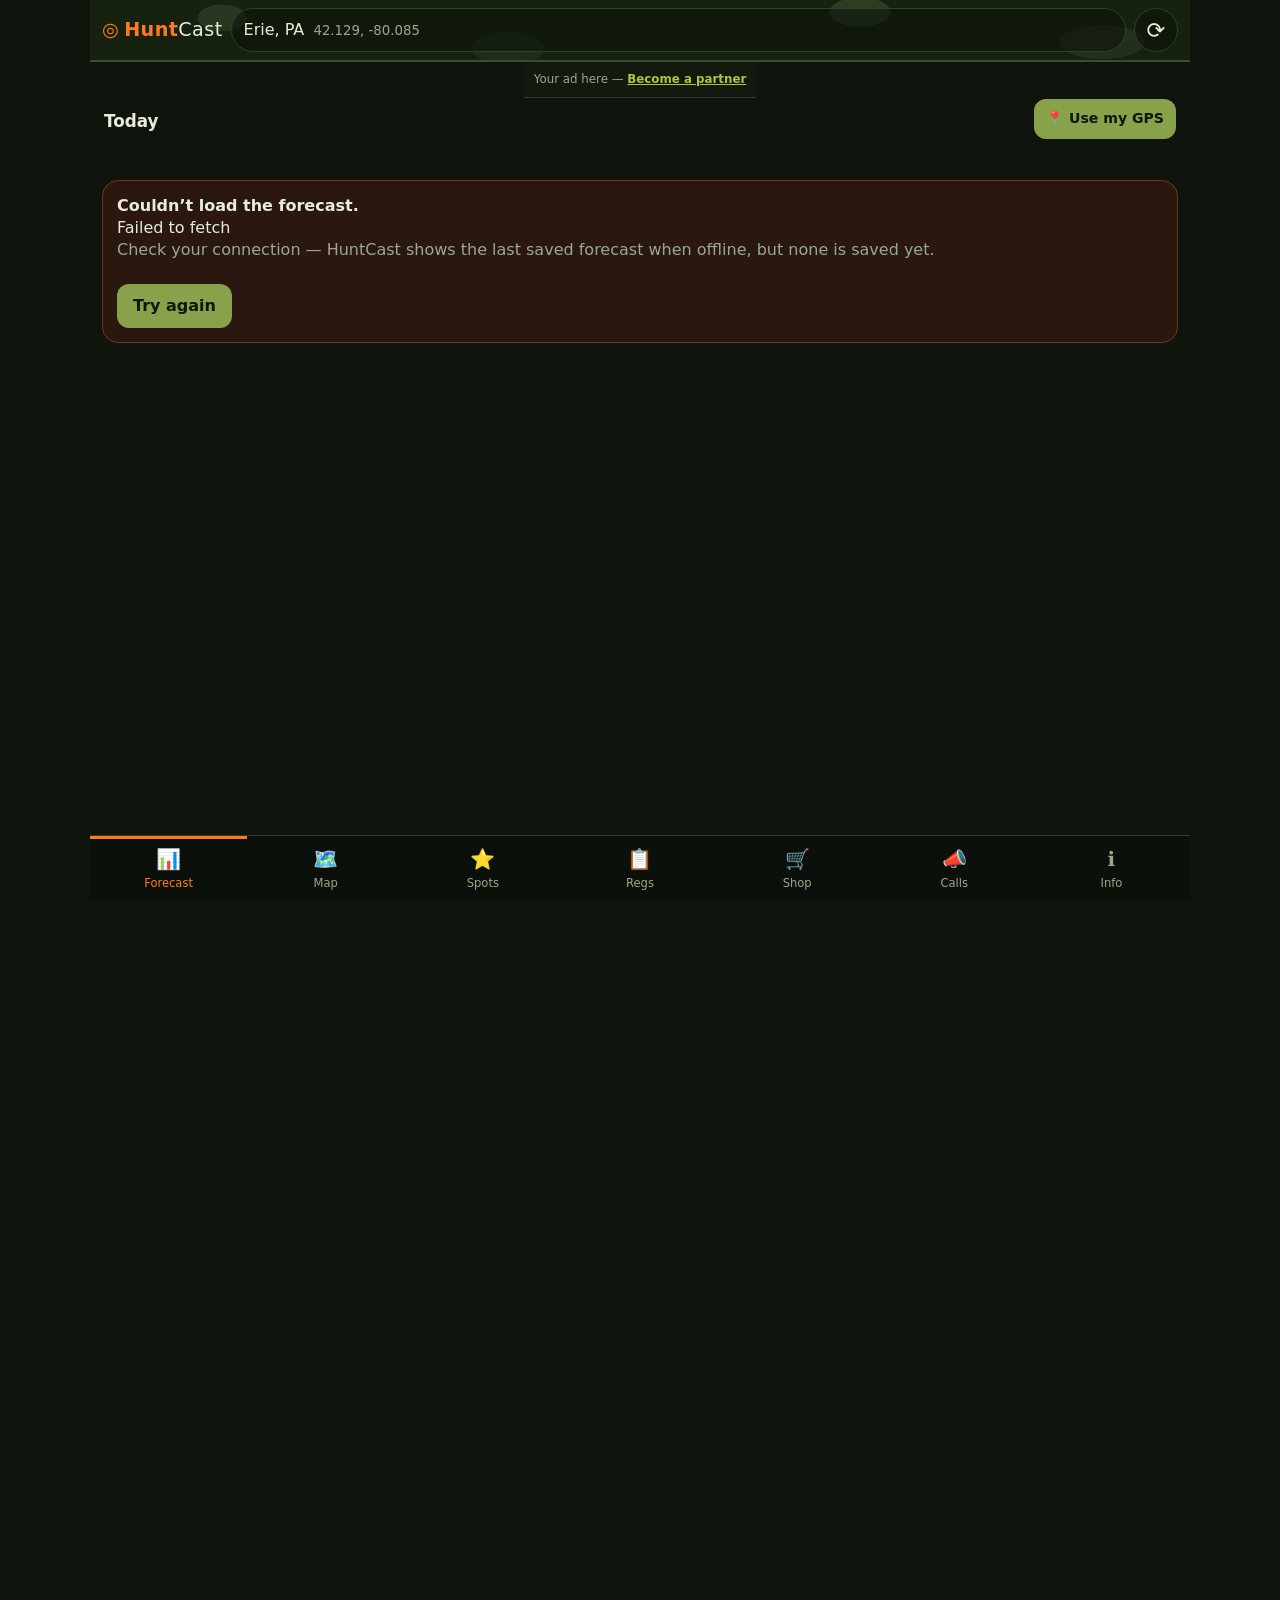
<file: index.html>
<!doctype html><html lang="en"><head><meta charset="utf-8"><meta name="viewport" content="width=device-width,initial-scale=1"><title>Matthew's Apps</title><meta http-equiv="refresh" content="0; url=huntcast/"><link rel="canonical" href="huntcast/"><style>body{font-family:system-ui,sans-serif;background:#121a10;color:#e8efdc;display:grid;place-items:center;min-height:100vh;margin:0}a{color:#ff7a1a;font-size:1.4rem}</style></head><body><p><a href="huntcast/">Open HuntCast &rarr;</a></p></body></html>
</file>
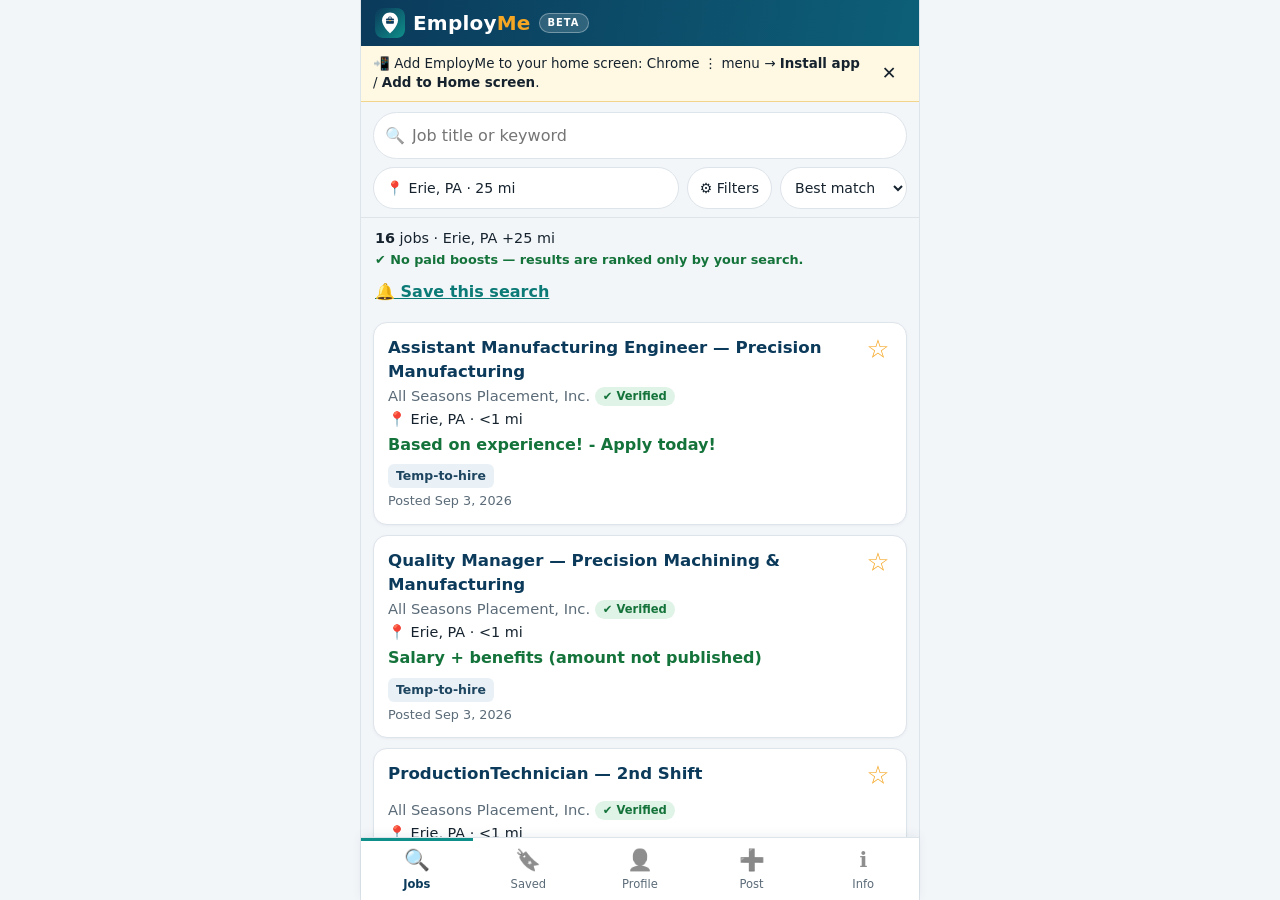
<file: employme/index.html>
<!DOCTYPE html>
<html lang="en">
<head>
<meta charset="utf-8">
<title>EmployMe — free local job board (Erie, PA)</title>
<meta name="viewport" content="width=device-width, initial-scale=1, viewport-fit=cover">
<meta name="theme-color" content="#0b3a5b">
<meta name="description" content="EmployMe: a free local job board. Results ranked only by your search — no paid boosts. No account, no tracking. Beta, Erie PA.">
<link rel="manifest" href="manifest.webmanifest">
<link rel="icon" type="image/svg+xml" href="icons/icon.svg">
<link rel="apple-touch-icon" href="icons/icon-192.png">
<link rel="stylesheet" href="css/app.css">
</head>
<body>
<header class="top">
  <a class="brand" href="#/jobs" aria-label="EmployMe home"><img src="icons/icon.svg" alt="" width="30" height="30"><span>Employ<b>Me</b></span></a>
  <span class="beta-pill">BETA</span>
  <button id="installTop" class="btn small light" hidden>Install</button>
</header>
<div id="banner" class="banner" hidden></div>
<main id="main"><div id="view" class="view" tabindex="-1"></div></main>
<nav class="tabs" aria-label="Main">
  <a href="#/jobs" data-tab="jobs"><i>🔍</i>Jobs</a>
  <a href="#/saved" data-tab="saved"><i>🔖</i>Saved<em id="savedBadge" hidden></em></a>
  <a href="#/profile" data-tab="profile"><i>👤</i>Profile</a>
  <a href="#/post" data-tab="post"><i>➕</i>Post</a>
  <a href="#/info" data-tab="info"><i>ℹ️</i>Info</a>
</nav>
<div id="sheetRoot"></div>
<div id="toast" class="toast" hidden></div>
<noscript><p style="padding:20px">EmployMe needs JavaScript. Call 814-838-2743 to reach All Seasons Placement.</p></noscript>
<script src="js/util.js"></script>
<script src="js/search.js"></script>
<script src="js/views.js"></script>
<script src="js/app.js"></script>
</body>
</html>
</file>
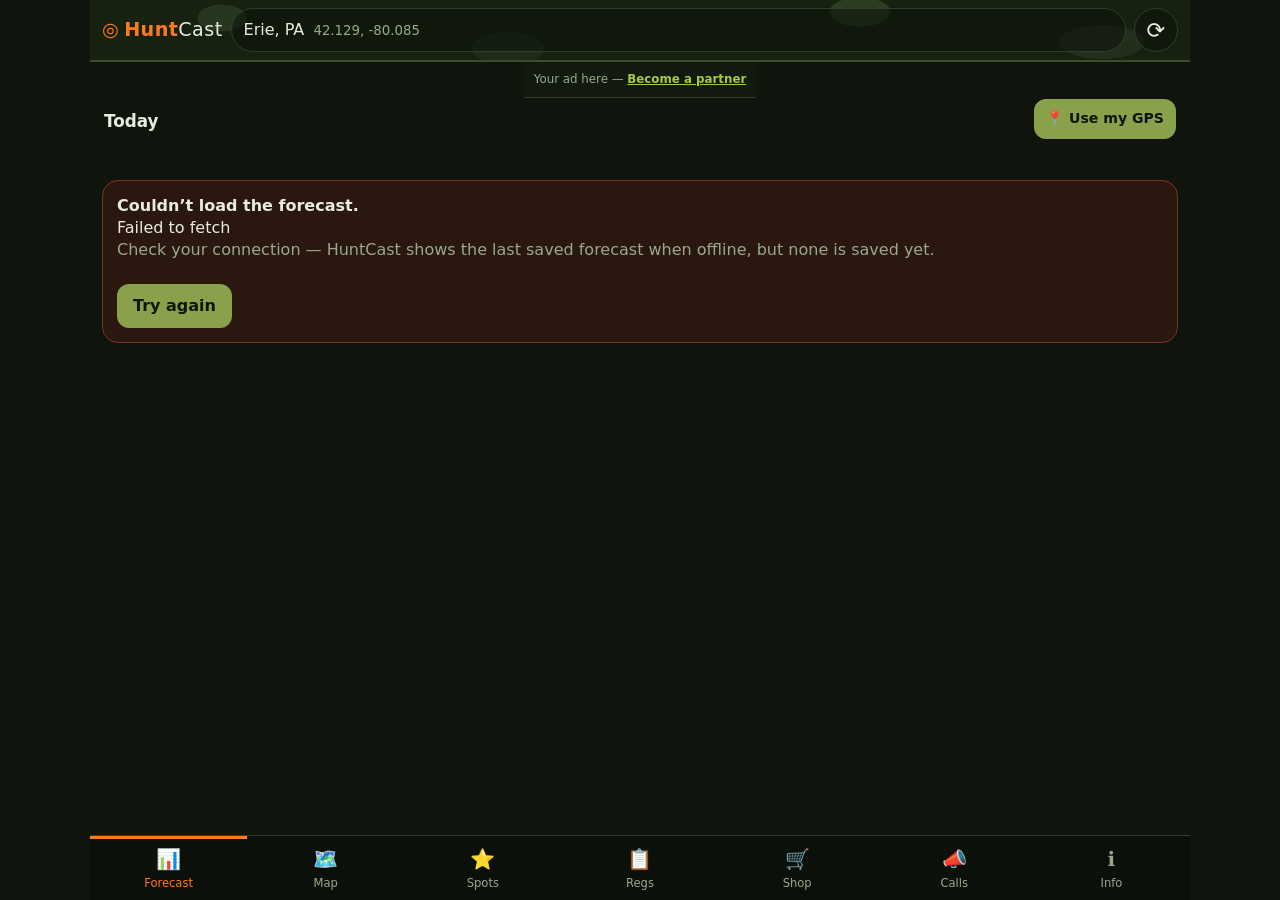
<file: huntcast/index.html>
<!DOCTYPE html>
<html lang="en">
<head>
<meta charset="utf-8">
<title>HuntCast — hunting activity forecast</title>
<meta name="viewport" content="width=device-width, initial-scale=1, viewport-fit=cover">
<meta name="theme-color" content="#121a10">
<meta name="description" content="Hour-by-hour hunting activity forecast using weather, pressure, sun, moon and season. Free, offline-capable, no account.">
<link rel="manifest" href="manifest.webmanifest">
<link rel="icon" type="image/svg+xml" href="icons/icon.svg">
<link rel="apple-touch-icon" href="icons/icon-192.png">
<link rel="stylesheet" href="vendor/leaflet.css">
<link rel="stylesheet" href="css/app.css">
</head>
<body>
<header class="top">
  <div class="brand"><span class="logo">◎</span><b>Hunt</b>Cast</div>
  <button id="locChip" class="chip loc" aria-label="Change location"><span id="locName">Erie, PA</span> <small id="locCoord"></small></button>
  <button id="refreshBtn" class="icon-btn" aria-label="Refresh forecast">⟳</button>
</header>

<!-- Sponsor ad bar: filled from data/ads.json by js/ads.js (flex item, never overlaps the map) -->
<aside id="adbar" class="adbar" aria-label="Sponsor"></aside>

<div id="banner" class="banner" hidden></div>

<main>
  <!-- ===================== FORECAST ===================== -->
  <section id="view-forecast" class="view active">
    <div class="row-between pad-x">
      <div id="dateTitle" class="date-title">Today</div>
      <button id="gpsBtn" class="btn small">📍 Use my GPS</button>
    </div>
    <div id="dateStrip" class="strip dates" aria-label="Pick a date"></div>
    <div id="speciesStrip" class="strip species" aria-label="Pick a species"></div>

    <div id="loading" class="card center" hidden>Loading forecast…</div>
    <div id="errorBox" class="card err" hidden></div>

    <div id="forecastBody">
      <article class="card rating-card">
        <div class="rating-ring" id="ratingRing"><b id="ratingNum">–</b><small>/100</small></div>
        <div class="rating-info">
          <div class="rating-label" id="ratingLabel">—</div>
          <div class="stars" id="ratingStars"></div>
          <div class="muted" id="ratingSub"></div>
        </div>
      </article>

      <article class="card scrub-card" id="hourCard">
        <div class="row-between">
          <h3>Hour-by-hour scrubber</h3>
          <label class="switch"><input type="checkbox" id="nightToggle3"><span>Include night</span></label>
        </div>
        <div class="scrub-top">
          <div><div class="hour-title" id="hourTitle">—</div><div class="muted" id="hourSub"></div></div>
          <div class="hour-big"><div class="hour-score" id="hourScore">–</div><div class="hour-lbl" id="hourLbl"></div></div>
        </div>
        <div class="scrub" id="scrub">
          <canvas id="heat" height="72"></canvas>
          <input type="range" id="scrubSlider" min="0" max="23" step="1" value="0" aria-label="Hour of day — drag to scrub through the day">
        </div>
        <div class="scrub-btns">
          <button type="button" id="hPrev" aria-label="Previous hour">◀ 1h</button>
          <button type="button" id="hNow">Now</button>
          <button type="button" id="hBest">★ Best</button>
          <button type="button" id="hNext" aria-label="Next hour">1h ▶</button>
        </div>
        <p class="muted tiny scrub-help">Drag the orange handle across the day. Bars show each hour's score; dim bars are outside legal light.</p>
        <div id="hourWhy" class="why"></div>
        <div class="wx-grid" id="wxGrid"></div>
        <div class="wind-row">
          <svg id="compass" viewBox="-60 -60 120 120" width="112" height="112" aria-label="Wind direction"></svg>
          <div id="scentText" class="scent-text"></div>
        </div>
        <h4>What moves this hour's score</h4>
        <div id="factorList" class="factors"></div>
      </article>

      <article class="card mini-card" id="miniCard">
        <div class="row-between">
          <h3>Wind &amp; scent map <small class="muted" id="miniHour"></small></h3>
          <button type="button" class="btn small" id="miniExpand">⤢ Full map</button>
        </div>
        <div class="mini-wrap">
          <div id="miniMap" aria-label="Mini map showing wind and scent direction"></div>
          <div class="mini-wx" id="miniWx"></div>
          <div class="mini-layers" id="miniLayers"><button type="button" data-l="sat" class="sel">Satellite</button><button type="button" data-l="topo">Topo</button><button type="button" data-l="osm">Street</button></div>
        </div>
        <p class="muted tiny" id="miniNote">Tap the map to open the full map at this hour. Orange cone = where your scent drifts; small arrows show wind direction (one forecast point, assumed uniform across the view).</p>
      </article>

      <article class="card">
        <h3>Best windows <small id="windowNote" class="muted"></small></h3>
        <div id="windows" class="windows"></div>
        <div id="drivers" class="drivers"></div>
      </article>

      <article class="card">
        <div class="row-between"><h3>Hour-by-hour activity</h3>
          <label class="switch"><input type="checkbox" id="nightToggle"><span>Include night</span></label></div>
        <div class="chart-wrap"><canvas id="chart" height="210"></canvas></div>
        <div class="legend">
          <span><i class="lg sun"></i> sunrise/sunset</span><span><i class="lg maj"></i> major solunar</span><span><i class="lg min"></i> minor</span><span><i class="lg dim"></i> outside legal light</span>
        </div>
        <p class="muted tiny">Tap or drag across the chart to inspect an hour.</p>
      </article>


      <article class="card">
        <h3>Sun &amp; moon</h3>
        <div id="astroGrid" class="astro-grid"></div>
        <div id="solunar" class="solunar"></div>
      </article>

      <article class="card">
        <h3>Weather trends</h3>
        <div class="spark"><div class="spark-title">Temperature <span id="spTempVal"></span></div><canvas id="spTemp" height="70"></canvas></div>
        <div class="spark"><div class="spark-title">Barometric pressure <span id="spPressVal"></span></div><canvas id="spPress" height="70"></canvas></div>
        <div class="spark"><div class="spark-title">Wind &amp; gusts <span id="spWindVal"></span></div><canvas id="spWind" height="70"></canvas></div>
        <div class="spark"><div class="spark-title">Precipitation <span id="spRainVal"></span></div><canvas id="spRain" height="60"></canvas></div>
      </article>

      <article class="card">
        <h3>All species today</h3>
        <div id="ranking" class="ranking"></div>
      </article>

      <p class="disclaimer">⚠️ HuntCast scores are <b>estimates</b> from simple rules of thumb, not guarantees. Animals do what they want. Always follow local seasons, bag limits, shooting hours, and landowner rules.</p>
    </div>
  </section>

  <!-- ===================== MAP ===================== -->
  <section id="view-map" class="view">
    <div id="map"></div>
    <form id="searchForm" class="map-search" autocomplete="off">
      <input id="searchInput" type="search" placeholder="Search a town, lake, WMA… or lat, lon" enterkeyhint="search" aria-label="Search places">
      <button class="btn" type="submit">Go</button>
      <ul id="searchResults" hidden></ul>
    </form>
    <button id="mapPing" class="map-fab map-fab2" aria-label="Ping and share my location">📤</button>
    <button id="mapLocate" class="map-fab" aria-label="Use my location">📍</button>
    <div class="map-sheet" id="mapSheet">
      <div class="row-between">
        <div class="sheet-loc"><b id="sheetName">—</b><div class="muted tiny" id="sheetCoord"></div></div>
        <button id="saveSpotBtn" class="btn small">☆ Save spot</button>
      </div>
      <div class="sheet-hour">
        <label for="hourSlider"><b id="sheetHour">—</b> <span id="sheetScore" class="pill"></span> <span id="sheetSpecies" class="muted"></span></label>
        <input id="hourSlider" type="range" min="0" max="23" value="7" step="1">
      </div>
      <div class="muted tiny" id="sheetScent"></div>
      <div class="muted tiny">Tap the map to move your hunting spot. 🟠 cone = where your scent drifts.</div>
    </div>
  </section>

  <!-- ===================== SPOTS ===================== -->
  <section id="view-spots" class="view">
    <div class="pad-x">
      <h2>Saved spots</h2>
      <button id="pingBtn" class="btn ping-btn">📍 Ping / Share my location</button>
      <div class="save-row">
        <input id="spotName" type="text" placeholder="Name this spot (e.g. North ridge stand)" aria-label="Spot name">
        <button id="spotSave" class="btn">★ Save current</button>
      </div>
      <p class="muted tiny" id="spotCurrent"></p>
      <div id="spotList" class="spot-list"></div>
      <div id="spotEmpty" class="muted card center">No saved spots yet. Pick a place on the map or use your GPS, then save it here. Spots stay on this phone.</div>
    </div>
  </section>

  <!-- ===================== INFO ===================== -->
  <section id="view-info" class="view">
    <div class="pad-x info">
      <h2>Settings</h2>
      <div class="card">
        <label class="switch big"><input type="checkbox" id="nightToggle2"><span>Include night hours in daily rating &amp; best windows</span></label>
        <div class="row-between setting">
          <label for="legalSel">Legal shooting light</label>
          <select id="legalSel"><option value="0">Sunrise → sunset</option><option value="15">±15 min</option><option value="30" selected>30 min before/after</option><option value="45">±45 min</option></select>
        </div>
        <button id="installBtn" class="btn" hidden>Install HuntCast on this phone</button>
        <button id="clearBtn" class="btn ghost">Clear saved data &amp; cache</button>
      </div>

      <h2>How scores work</h2>
      <div class="card prose" id="howScores"></div>

      <h2>Species profiles</h2>
      <div class="card prose" id="speciesTable"></div>

      <h2>Data &amp; credits</h2>
      <div class="card prose">
        <ul>
          <li>Weather: <a href="https://open-meteo.com/" target="_blank" rel="noopener">Open-Meteo</a> (CC BY 4.0), no API key.</li>
          <li>Maps: © <a href="https://www.openstreetmap.org/copyright" target="_blank" rel="noopener">OpenStreetMap</a> contributors; Imagery © Esri, Maxar, Earthstar Geographics; Topo © <a href="https://opentopomap.org" target="_blank" rel="noopener">OpenTopoMap</a> (CC-BY-SA).</li>
          <li>Place search: Nominatim (OpenStreetMap). Library credits: Leaflet, SunCalc (BSD).</li>
          <li>Everything else (scores, sun/moon, solunar) is computed on your phone.</li>
        </ul>
        <div id="callsCredits" class="muted tiny"></div>
        <p class="muted tiny">HuntCast is an independent hobby project, not affiliated with HuntWise or any other app.</p>
        <p class="muted tiny" id="versionLine"></p>
      </div>
    </div>
  </section>
  <!-- ===================== REGS ===================== -->
  <section id="view-regs" class="view">
    <div class="pad-x regs">
      <h2>Hunting regs &amp; seasons</h2>
      <div class="card regs-pick">
        <div class="regs-sel">
          <label>State<select id="regState" aria-label="State"></select></label>
          <label>County<select id="regCounty" aria-label="County"></select></label>
        </div>
        <div id="regSource" class="muted tiny"></div>
      </div>
      <div id="regBody"></div>
      <p class="disclaimer" id="regDisclaimer">Always confirm with the official regulations before hunting.</p>
    </div>
  </section>

  <!-- ===================== SHOP ===================== -->
  <section id="view-shop" class="view">
    <div class="pad-x shop">
      <h2>Shop</h2>
      <p class="muted tiny">Stores and outfitters that partner with HuntCast.</p>
      <div id="shopCats" class="strip shop-cats" hidden></div>
      <div id="shopBody"></div>
    </div>
  </section>
  <!-- ===================== CALLS ===================== -->
  <section id="view-calls" class="view">
    <div class="pad-x calls">
      <h2>Game calls</h2>
      <p class="muted tiny">Real recordings of the sounds behind the calls, with when each works and why. Clips play at your phone’s media volume, so use the volume buttons. Tap Play again to stop.</p>
      <div id="callsSp" class="strip shop-cats" hidden></div>
      <div id="callsBody"></div>
      <div class="card cl-dl">
        <button type="button" class="btn alt" id="clDl" style="width:100%">⬇ Download all for offline</button>
        <p class="muted tiny" id="clDlTxt">Clips are saved the first time you play them. Use this to save every clip before you head out of cell range.</p>
      </div>
      <p class="disclaimer" id="callsLegal">Electronic calls are illegal for most hunting. Rules vary by state and season, so check yours.</p>
    </div>
  </section>
</main>

<nav class="tabs" aria-label="Main">
  <button data-view="forecast" class="active"><span>📊</span>Forecast</button>
  <button data-view="map"><span>🗺️</span>Map</button>
  <button data-view="spots"><span>⭐</span>Spots</button>
  <button data-view="regs"><span>📋</span>Regs</button>
  <button data-view="shop"><span>🛒</span>Shop</button>
  <button data-view="calls"><span>📣</span>Calls</button>
  <button data-view="info"><span>ℹ️</span>Info</button>
</nav>
<div id="toast" class="toast" hidden></div>

<script src="vendor/leaflet.js"></script>
<script src="vendor/suncalc.js"></script>
<script src="js/util.js"></script>
<script src="js/astro.js"></script>
<script src="js/weather.js"></script>
<script src="js/species.js"></script>
<script src="js/model.js"></script>
<script src="js/ads.js"></script>
<script src="js/regs.js"></script>
<script src="js/shop.js"></script>
<script src="js/share.js"></script>
<script src="js/beeline.js"></script>
<script src="js/calls.js"></script>
<script src="js/app.js"></script>
</body>
</html>
</file>
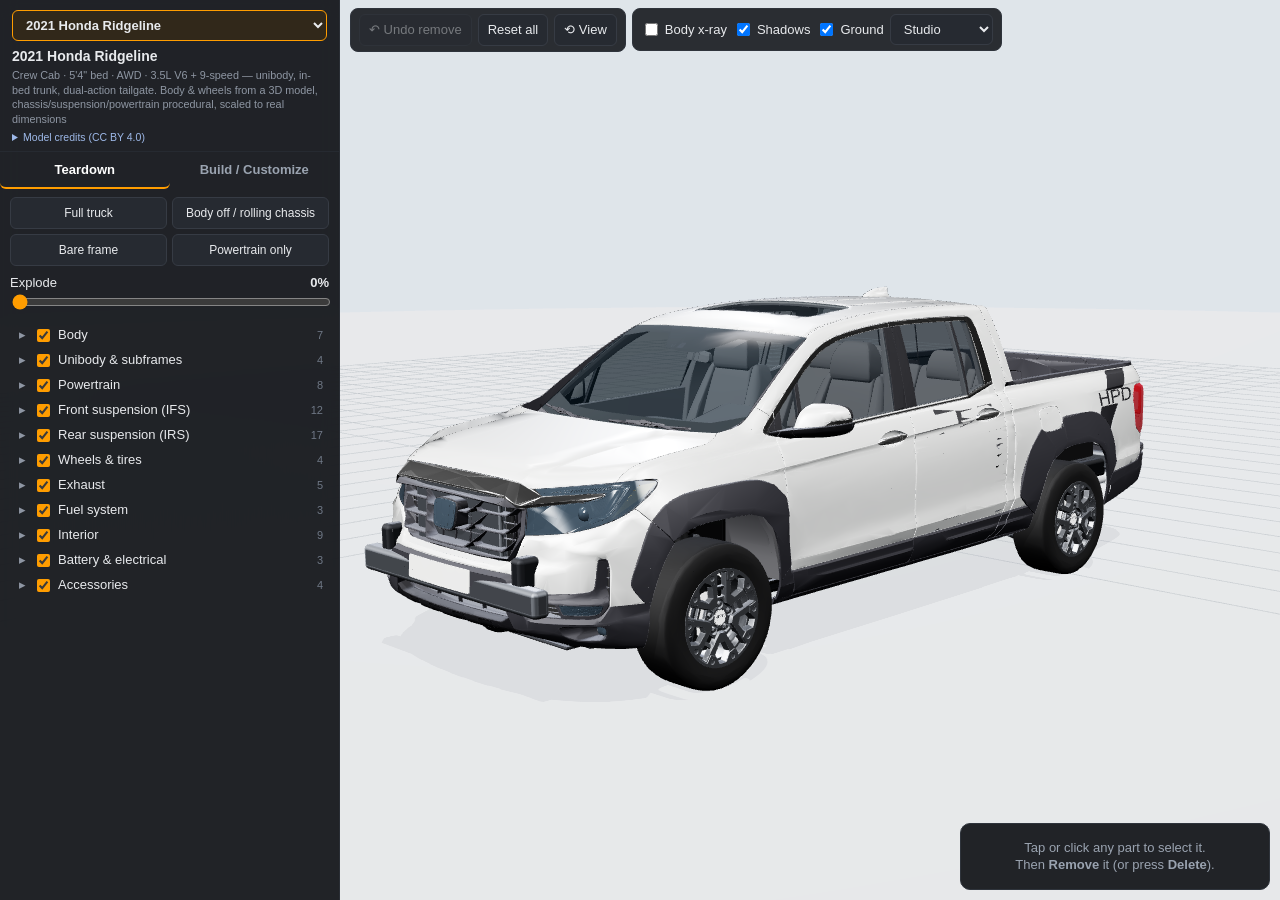
<file: trucks/ridgeline/index.html>
<!doctype html><html lang="en"><head><meta charset="utf-8"><meta name="viewport" content="width=device-width,initial-scale=1,maximum-scale=1,user-scalable=no">
<link rel="icon" href="../icons/icon-192.png"><link rel="manifest" href="../manifest.webmanifest"><link rel="apple-touch-icon" href="../icons/icon-192.png"><meta name="theme-color" content="#0f1114"><title>2021 Honda Ridgeline — Interactive Teardown & Build</title>
<style>
*{box-sizing:border-box}html,body{margin:0;height:100%;overflow:hidden;font:13px/1.35 -apple-system,Segoe UI,Roboto,Helvetica,Arial,sans-serif;background:#0f1114;color:#e8eaed;-webkit-tap-highlight-color:transparent}
#c{position:absolute;inset:0;width:100%;height:100%;display:block;touch-action:none}
#panel{position:absolute;top:0;left:0;bottom:0;width:340px;background:rgba(18,20,24,.93);backdrop-filter:blur(8px);border-right:1px solid #2a2e35;display:flex;flex-direction:column;z-index:5;transition:transform .2s}
#panel header{padding:10px 12px 6px;border-bottom:1px solid #262a31}#panel header h1{font-size:14px;margin:0 0 2px;font-weight:700}#panel header small{color:#8e96a3;display:block}#panel header small.attr{font-size:10.5px;margin-top:4px;line-height:1.35}#panel header details.attr{font-size:10.5px;margin-top:4px;line-height:1.35;color:#8e96a3}#panel header details.attr summary{cursor:pointer;color:#9db8e8}#panel header small.attr a,#panel header details.attr a{color:#9db8e8}
.tabs{display:flex}.tabs button{flex:1;padding:9px;background:none;border:0;border-bottom:2px solid transparent;color:#9aa3b0;font-weight:600;font-size:13px;cursor:pointer}.tabs button.on{color:#fff;border-color:#ff9d00}
.tabpane{display:none;flex:1;min-height:0;overflow:auto;padding:8px 10px 14px}.tabpane.on{display:block}
button,select,input[type=text]{font:inherit;color:#e8eaed;background:#262a31;border:1px solid #363b44;border-radius:6px;padding:6px 9px}button{cursor:pointer}button:hover:not(:disabled){background:#313640}button:disabled{opacity:.4;cursor:default}
button.primary{background:#ff9d00;color:#111;border-color:#ff9d00;font-weight:700}button.danger{background:#b3261e;border-color:#b3261e;color:#fff;font-weight:700}
.grid{display:grid;grid-template-columns:1fr 1fr;gap:5px}.grid button{padding:7px 4px;font-size:12px}
.sec{margin:10px 0 4px}.sec h4{margin:0 0 5px;font-size:11px;text-transform:uppercase;letter-spacing:.07em;color:#ff9d00}
.ctl{display:flex;align-items:center;justify-content:space-between;gap:8px;margin:5px 0}.ctl select{max-width:190px;flex:1}.ctl.rng{display:block}.ctl.rng input{width:100%;accent-color:#ff9d00}.ctl.rng b{float:right;font-weight:600;color:#fff}
.ctl.chk{justify-content:flex-start;cursor:pointer}.ctl.clr input{width:54px;height:28px;padding:0;border:0;background:none}
.stats{font-size:12px;color:#b8c0cc;background:#1b1e24;border-radius:6px;padding:7px 9px}.stats b{color:#fff}
.rowc{display:flex;gap:5px;margin:5px 0}.rowc input,.rowc select{flex:1;min-width:0}
#tdpresets{display:grid;grid-template-columns:1fr 1fr;gap:5px;margin-bottom:8px}#tdpresets button{font-size:12px;padding:7px 4px}
.exrow{margin:6px 0 8px}.exrow input{width:100%;accent-color:#ff9d00}.exrow b{float:right}
#tree,#tree ul{list-style:none;margin:0;padding:0}#tree .row{display:flex;align-items:center;gap:5px;padding:3px 6px;border-radius:5px;cursor:pointer;user-select:none}#tree .row:hover{background:#242830}#tree .row.sel{background:#4a3300;outline:1px solid #ff9d00}
#tree .tg{width:12px;color:#8e96a3;text-align:center}#tree .nm{flex:1}#tree .ct{color:#6f7886;font-size:11px}#tree .row.off .nm{opacity:.4;text-decoration:line-through}#tree input{accent-color:#ff9d00}
#top{position:absolute;top:8px;left:350px;right:8px;display:flex;gap:6px;flex-wrap:wrap;align-items:center;z-index:4;pointer-events:none}#top>*{pointer-events:auto}
#top .chip{background:rgba(18,20,24,.88);border:1px solid #2f343c;border-radius:8px;padding:5px 8px;display:flex;align-items:center;gap:6px}#top label{display:flex;align-items:center;gap:4px;cursor:pointer;white-space:nowrap}
#info{position:absolute;right:10px;bottom:10px;width:310px;max-width:calc(100% - 20px);background:rgba(18,20,24,.93);border:1px solid #2f343c;border-radius:10px;padding:11px 13px;z-index:4}#info h3{margin:2px 0 4px;font-size:16px}#info p{margin:4px 0 6px;color:#c4cad4}#info .path{font-size:11px;color:#8e96a3}#info .dims{font-size:11.5px;color:#ffbf55;margin:2px 0}#info .btns{display:flex;gap:6px;margin-top:9px}#info .btns .danger{flex:1.2}#info .hint{color:#9aa3b0;text-align:center;padding:4px}
#mk{width:100%;margin:0 0 6px;font-weight:700;font-size:13px;background:#31281a;border-color:#ff9d00}
#bTD,#bClosePanel{display:none}
#loading{position:absolute;inset:0;display:flex;align-items:center;justify-content:center;background:#0f1114;z-index:20;font-size:16px}body.ready #loading{display:none}
@media(max-width:820px){#panel{width:100%;top:auto;height:62%;transform:translateY(100%);border-right:0;border-top:1px solid #2a2e35;border-radius:14px 14px 0 0}body.panel-open #panel{transform:none}
 #top{left:8px;right:8px;top:6px}#bTD{display:inline-block}#bClosePanel{display:inline-block;float:right}#info{bottom:58px;width:auto;left:10px;right:10px;font-size:12px}#info h3{font-size:14px}.hidem{display:none!important}}
#loading{flex-direction:column}.lbox{width:min(86vw,360px);text-align:center}.lt{font-size:17px;font-weight:700;margin-bottom:14px}.lb{height:8px;background:#262a31;border-radius:6px;overflow:hidden}.lb i{display:block;height:100%;width:0;background:#ff9d00;border-radius:6px;transition:width .15s}.lb i.ind{width:35%;animation:ind 1.1s infinite ease-in-out}@keyframes ind{0%{margin-left:-35%}100%{margin-left:100%}}#lsub{margin-top:10px;color:#8e96a3;font-size:12.5px}#lerr p{color:#ffb4a8;line-height:1.4;font-size:14px}#fatal{position:fixed;inset:0;z-index:99;background:#0f1114;display:none;align-items:center;justify-content:center;text-align:center;padding:24px;color:#e8eaed;font-size:15px;line-height:1.45}
</style></head><body>
<div id="fatal"><div><p id="fmsg"></p><p><button class="primary" onclick="location.reload()">Reload</button></p></div></div>
<noscript><p style="padding:20px">This 3D viewer needs JavaScript.</p></noscript>
<script>
window.__fatal=function(m){var f=document.getElementById("fatal");document.getElementById("fmsg").textContent=m;f.style.display="flex";};
(function(){try{var c=document.createElement("canvas");if(!(c.getContext("webgl2")||c.getContext("webgl")))throw 0;}catch(e){window.__noGL=1;window.__fatal("Your browser could not start 3D graphics (WebGL). Try opening this page in Chrome, and make sure hardware acceleration is on.");}})();
window.addEventListener("error",function(e){if(document.body.classList.contains("ready"))return;if(e.target&&e.target.tagName==="SCRIPT"){window.__fatal("The viewer code failed to download. Check your connection and tap Reload.");}else if(e.message&&!/ResizeObserver/.test(e.message)){window.__fatal("Something went wrong starting the viewer: "+e.message);}},true);
window.addEventListener("unhandledrejection",function(e){if(!document.body.classList.contains("ready"))window.__fatal("Something went wrong starting the viewer: "+(e.reason&&e.reason.message||e.reason));});
</script>
<canvas id="c"></canvas><div id="loading"><div class="lbox"><div class="lt">Loading 2021 Honda Ridgeline…</div><div id="lbarwrap"><div class="lb"><i id="lbar" class="ind"></i></div><div id="lsub">Starting…</div></div><div id="lerr" style="display:none"><p id="lerrmsg"></p><button id="lretry" class="primary">Retry</button> <button onclick="location.reload()">Reload page</button></div></div></div>
<div id="panel"><header><button id="bClosePanel">✕ Close</button><select id="mk" aria-label="Make / model"><option value="ram">2017 Ram 1500 Sport Crew Cab 4x4</option><option value="ridgeline" selected>2021 Honda Ridgeline</option></select><h1>2021 Honda Ridgeline</h1><small>Crew Cab · 5'4" bed · AWD · 3.5L V6 + 9-speed — unibody, in-bed trunk, dual-action tailgate. Body &amp; wheels from a 3D model, chassis/suspension/powertrain procedural, scaled to real dimensions</small><details class="attr"><summary>Model credits (CC BY 4.0)</summary>Body models, both licensed <a href="http://creativecommons.org/licenses/by/4.0/" target="_blank" rel="noopener">CC BY 4.0</a>, modified (decimated/split into parts, rescaled, painted):<br>• <a href="https://sketchfab.com/3d-models/2013-dodge-ram15004x4-crew-cab-c6814c07d8e241cbaebcd9ac8a6bbcf7" target="_blank" rel="noopener">“2013+ Dodge Ram 1500 4X4 Crew Cab”</a> by <a href="https://sketchfab.com/dfjcdontr" target="_blank" rel="noopener">Neon</a> (Ram 1500 Sport)<br>• <a href="https://sketchfab.com/3d-models/honda-ridgeline-2021-8a0ecc6a0af9477dbc484693a3868472" target="_blank" rel="noopener">“Honda Ridgeline 2021”</a> by Nieve5677 (Ridgeline)<br>Chassis, engine, suspension and accessories are procedural.</details></header>
<div class="tabs"><button class="on" data-t="teardown">Teardown</button><button data-t="build">Build / Customize</button></div>
<div id="teardown" class="tabpane on"><div id="tdpresets"></div><div class="exrow"><label>Explode <b id="exv">0%</b></label><input id="ex" type="range" min="0" max="1" step="0.01" value="0"></div><ul id="tree"></ul></div>
<div id="build" class="tabpane"></div></div>
<div id="top"><button id="bTD">☰ Parts / Build</button><div class="chip"><button id="bUndo" disabled>↶ Undo remove <span id="undoN"></span></button><button id="bReset">Reset all</button><button id="bCam">⟲ View</button></div>
<div class="chip hidem"><label><input type="checkbox" id="xray"> Body x-ray</label><label><input type="checkbox" id="shadows" checked> Shadows</label><label><input type="checkbox" id="gnd" checked> Ground</label><select id="env"></select></div></div>
<div id="info" class="empty"></div>
<script>(function(){var s=document.getElementById("mk");s.onchange=function(){try{localStorage.setItem("truck.make",s.value)}catch(e){}location.href="../"+s.value+"/";};})();</script>
<script>window.__BUILD="3"</script><script type="module" src="app.js?v=3"></script><script>if("serviceWorker" in navigator)navigator.serviceWorker.register("../sw.js",{scope:"../"}).catch(function(){});</script></body></html>
</file>
<file: employme/css/app.css>
/* EmployMe — clean light theme, mobile first */
[hidden]{display:none!important}
:root{--navy:#0b3a5b;--teal:#0f8f8a;--teal2:#0c7a76;--amber:#f5a623;--bg:#f3f6f9;--card:#fff;--line:#dde4ea;--text:#16232e;--muted:#5b6b78;--bad:#b3261e;--ok:#14733a;--tab-h:62px;--safe-b:env(safe-area-inset-bottom,0px)}
*{box-sizing:border-box;-webkit-tap-highlight-color:transparent}
html,body{margin:0;height:100%;background:var(--bg);color:var(--text);font:16px/1.45 system-ui,-apple-system,"Segoe UI",Roboto,sans-serif}
body{display:flex;flex-direction:column;height:100dvh}
button,input,select,textarea{font:inherit;color:inherit}
a{color:var(--teal2)}
h1{font-size:1.45rem;line-height:1.2;margin:6px 0 8px;color:var(--navy)}
h2{font-size:1.05rem;margin:20px 0 6px;color:var(--navy)}
h3{margin:0;font-size:1.04rem;color:var(--navy)}
h4{margin:12px 0 4px;font-size:.95rem;color:var(--navy)}
p{margin:6px 0}
.muted{color:var(--muted)}.tiny{font-size:.8rem}.center{text-align:center}.bad{color:var(--bad)}.pad{padding:14px}
.top{flex:0 0 auto;display:flex;align-items:center;gap:8px;padding:8px 14px;padding-top:calc(8px + env(safe-area-inset-top,0px));background:linear-gradient(100deg,var(--navy),#0d5f78);color:#fff}
.brand{display:flex;align-items:center;gap:8px;color:#fff;text-decoration:none;font-size:1.25rem;font-weight:700;letter-spacing:.2px}
.brand img{border-radius:8px}.brand b{color:var(--amber)}
.beta-pill{font-size:.62rem;font-weight:800;letter-spacing:1px;background:#ffffff26;border:1px solid #ffffff55;border-radius:99px;padding:2px 8px}
.top .btn{margin-left:auto}
.banner{flex:0 0 auto;background:#fff4d6;color:#6b4e00;padding:8px 14px;font-size:.88rem;border-bottom:1px solid #f0d58a}
main{flex:1 1 auto;min-height:0;position:relative}
.view{position:absolute;inset:0;overflow-y:auto;overflow-x:hidden;padding-bottom:calc(var(--tab-h) + var(--safe-b) + 20px);-webkit-overflow-scrolling:touch;outline:none}
.tabs{flex:0 0 auto;display:flex;background:#fff;border-top:1px solid var(--line);padding-bottom:var(--safe-b);box-shadow:0 -2px 10px #0b3a5b12;z-index:30}
.tabs a{flex:1;min-width:0;min-height:var(--tab-h);display:flex;flex-direction:column;align-items:center;justify-content:center;gap:1px;text-decoration:none;color:var(--muted);font-size:.72rem;position:relative}
.tabs a i{font-style:normal;font-size:1.3rem;filter:grayscale(1);opacity:.75}
.tabs a.active{color:var(--navy);font-weight:700;box-shadow:inset 0 3px 0 var(--teal)}
.tabs a.active i{filter:none;opacity:1}
.tabs em{position:absolute;top:6px;left:calc(50% + 6px);background:var(--bad);color:#fff;font-style:normal;font-size:.68rem;font-weight:700;min-width:18px;height:18px;border-radius:9px;display:flex;align-items:center;justify-content:center;padding:0 4px}
/* buttons / inputs */
.btn{display:inline-flex;align-items:center;justify-content:center;gap:6px;background:var(--teal);color:#fff;border:0;border-radius:12px;padding:11px 16px;font-weight:700;min-height:46px;text-decoration:none;cursor:pointer;text-align:center}
.btn:active{filter:brightness(.88)}.btn:disabled{opacity:.6}
.btn.small{min-height:36px;padding:6px 12px;font-size:.85rem}.btn.light{background:#fff;color:var(--navy)}
.btn.ghost{background:#fff;color:var(--navy);border:1.5px solid var(--line)}
.btn.danger{background:#fff;color:var(--bad);border:1.5px solid #e8b8b4}
.link{background:none;border:0;color:var(--teal2);font-weight:600;padding:8px 4px;min-height:40px;cursor:pointer;text-decoration:underline}
.stack{display:flex;flex-direction:column;gap:10px;margin:14px 0}.stack .btn{width:100%}
.btnrow{display:flex;gap:10px;flex-wrap:wrap;margin-top:12px}.btnrow .btn{flex:1}
input,select,textarea{width:100%;background:#fff;border:1.5px solid var(--line);border-radius:10px;padding:11px 12px;min-height:46px}
textarea{resize:vertical}
input:focus,select:focus,textarea:focus{outline:2px solid var(--teal);outline-offset:1px;border-color:var(--teal)}
.lbl{display:block;font-size:.85rem;font-weight:600;color:var(--navy);margin:12px 0 4px}
.check{display:flex;gap:10px;align-items:flex-start;margin:12px 0;font-size:.92rem}.check input{width:22px;height:22px;min-height:0;flex:0 0 auto;margin-top:1px}
.grid2{display:grid;grid-template-columns:minmax(0,1.35fr) minmax(0,1fr);gap:10px}.grid3{display:grid;grid-template-columns:1fr 1fr 1.3fr;gap:8px;margin-bottom:8px}
.inrow{display:flex;gap:8px}.inrow .btn{flex:0 0 auto}
.chips{display:flex;flex-wrap:wrap;gap:8px}
.chip{border:1.5px solid var(--line);background:#fff;border-radius:99px;padding:8px 14px;min-height:40px;font-size:.9rem;cursor:pointer}
.chip.on{background:var(--navy);color:#fff;border-color:var(--navy)}
.note{background:#e8f1f7;border:1px solid #c5d9e6;color:#12384f;border-radius:12px;padding:10px 12px;margin:10px 0;font-size:.92rem}
.note.ok{background:#e7f6ec;border-color:#bfe3cb;color:#12512b}.note.small{font-size:.82rem}.note.bad-note{background:#fdecea;border-color:#f3c3be;color:#7a1a14}
/* search */
.searchbar{position:sticky;top:0;z-index:5;background:var(--bg);padding:10px 12px 8px;border-bottom:1px solid var(--line)}
.inwrap{position:relative}.inwrap span{position:absolute;left:12px;top:50%;transform:translateY(-50%);opacity:.6}.inwrap input{padding-left:38px;border-radius:99px;font-size:1rem}
.searchbar .row{display:flex;gap:8px;margin-top:8px;align-items:center}
.pill{flex:1 1 auto;min-width:0;background:#fff;border:1.5px solid var(--line);border-radius:99px;padding:8px 12px;min-height:42px;text-align:left;font-size:.88rem;overflow:hidden;text-overflow:ellipsis;white-space:nowrap;cursor:pointer}
#filtBtn{flex:0 0 auto}.searchbar select{flex:0 0 auto;width:auto;min-height:42px;border-radius:99px;padding:8px 10px;font-size:.88rem}
.resline{padding:10px 14px 0;font-size:.9rem}.noboost{padding:2px 14px;font-size:.8rem;color:var(--ok);font-weight:600}
.row-actions{display:flex;justify-content:space-between;padding:0 10px}
.job{background:var(--card);border:1px solid var(--line);border-radius:14px;margin:10px 12px;padding:13px 14px;cursor:pointer;box-shadow:0 1px 3px #0b3a5b0d}
.job:active{background:#f7fafc}.job.gone{opacity:.75;cursor:default}
.job-top{display:flex;justify-content:space-between;gap:8px;align-items:flex-start}
.star{background:none;border:0;font-size:1.6rem;line-height:1;color:var(--amber);min-width:44px;min-height:44px;margin:-8px -8px 0 0;cursor:pointer}
.emp{color:var(--muted);font-size:.92rem;margin:1px 0}.meta{font-size:.9rem;margin:3px 0}
.pay{font-weight:700;color:var(--ok);margin:3px 0}.pay.big{font-size:1.2rem}
.tags{display:flex;flex-wrap:wrap;gap:6px;margin:8px 0 4px}
.tag{background:#eaf1f6;color:#1d4560;border-radius:6px;padding:3px 8px;font-size:.78rem;font-weight:600}
.tag.match{background:#fff1d1;color:#7a5200}.tag.done{background:#e0f3e7;color:var(--ok)}
.foot{font-size:.8rem;color:var(--muted);margin-top:4px}
.vbadge{display:inline-block;background:#e0f3e7;color:var(--ok);border-radius:99px;padding:1px 8px;font-size:.72rem;font-weight:700;vertical-align:1px}.vbadge.no{background:#f0f0f0;color:#666}
.empty{text-align:center;padding:36px 22px}.empty.small{padding:22px}.empty .big{font-size:2.6rem}.empty h3{margin:8px 0}
.install-hint{display:flex;gap:8px;align-items:center;background:#fff8e3;border-bottom:1px solid #f0d58a;padding:8px 12px;font-size:.84rem}
.install-hint .x{background:none;border:0;font-size:1.1rem;min-width:36px;min-height:36px}
/* detail */
.detail{padding:10px 14px 24px}.back{display:inline-block;padding:8px 0;text-decoration:none;font-weight:600}
.detail ul,.tips{padding-left:20px;margin:6px 0}.detail li,.tips li{margin:4px 0}
.detail h4{color:var(--teal2)}
.actions{display:flex;gap:10px;margin:12px 0 0}.actions .btn{flex:1}.actions.sec{margin-top:8px}.actions.sec .btn{min-height:42px;font-size:.9rem}
dl{display:grid;grid-template-columns:90px 1fr;gap:4px 10px;margin:6px 0}dt{color:var(--muted)}dd{margin:0}
#mapBox iframe{width:100%;height:240px;border:1px solid var(--line);border-radius:12px}
.safety-box{background:#fff8e3;border:1px solid #f0d58a;border-radius:12px;padding:10px 12px;margin:18px 0 8px;font-size:.9rem}
/* sheets */
#sheetRoot{position:fixed;inset:0;z-index:100;pointer-events:none}
#sheetRoot.open{pointer-events:auto}
.scrim{position:absolute;inset:0;background:#0b1f2e88}
.sheet{position:absolute;left:0;right:0;bottom:0;max-height:88dvh;overflow-y:auto;background:#fff;border-radius:20px 20px 0 0;padding:6px 16px calc(18px + var(--safe-b));animation:up .2s ease-out}
@keyframes up{from{transform:translateY(40px);opacity:.4}}
.grab{width:44px;height:5px;border-radius:3px;background:#cdd6dd;margin:4px auto 6px}
.sheet h2{margin-top:6px;font-size:1.2rem}
.toast{position:fixed;left:50%;bottom:calc(var(--tab-h) + var(--safe-b) + 14px);transform:translateX(-50%);background:#16232e;color:#fff;border-radius:12px;padding:10px 16px;font-size:.9rem;max-width:90vw;z-index:200;text-align:center}
.toast[hidden]{display:none}
/* saved / profile / post */
.seg{display:flex;background:#e4ebf0;border-radius:12px;padding:3px;margin:8px 0 10px}.seg button{flex:1;border:0;background:none;border-radius:10px;padding:9px 4px;min-height:42px;font-size:.84rem;cursor:pointer}.seg button.on{background:#fff;font-weight:700;color:var(--navy);box-shadow:0 1px 3px #0003}
.srch{display:flex;align-items:center;gap:6px;background:#fff;border:1px solid var(--line);border-radius:12px;padding:6px 8px 6px 12px;margin:8px 0}
.srch-main{flex:1;min-width:0;display:flex;flex-direction:column;gap:2px;background:none;border:0;text-align:left;text-decoration:none;color:var(--text);padding:6px 0;cursor:pointer}
.srch-main b{font-size:.92rem;overflow-wrap:anywhere}
.newbadge{background:var(--bad);color:#fff;font-size:.74rem;font-weight:700;border-radius:99px;padding:3px 9px;white-space:nowrap}
.expcard{background:#fff;border:1px solid var(--line);border-radius:12px;padding:10px;margin:8px 0;display:flex;flex-direction:column;gap:8px}
.filebtn{position:relative;width:100%}
details.terms{margin:16px 0;background:#fff;border:1px solid var(--line);border-radius:12px;padding:10px 12px}details.terms summary{font-weight:700;color:var(--navy);cursor:pointer;min-height:36px;display:flex;align-items:center;gap:8px}
.draft{background:#fdecea;color:#7a1a14;font-size:.68rem;padding:2px 8px;border-radius:99px;letter-spacing:1px}
/* resume + print */
.resume-view{background:#fff}
.resume-wrap{padding:12px}.resume-bar{display:flex;gap:10px;margin-bottom:8px}.resume-bar .btn{flex:1}
.resume{background:#fff;border:1px solid var(--line);padding:18px;border-radius:6px}
.resume h1{font-size:1.6rem;margin:0 0 2px}.resume .rc{color:#333;font-size:.9rem}.resume h2{font-size:.85rem;text-transform:uppercase;letter-spacing:1.2px;border-bottom:1.5px solid #333;padding-bottom:3px;margin:18px 0 8px;color:#111}
.resume .xp{margin:8px 0}.resume .d{float:right;color:#444;font-size:.85rem}
@media print{
  html,body{height:auto;background:#fff;display:block}.top,.tabs,.noprint,.banner,.toast,#sheetRoot{display:none!important}
  main{position:static}.view{position:static;overflow:visible;padding:0}.resume{border:0;padding:0}.resume-wrap{padding:0}
}
@media (min-width:700px){body{max-width:560px;margin:0 auto;border-left:1px solid var(--line);border-right:1px solid var(--line)}}
@media (prefers-reduced-motion:reduce){.sheet{animation:none}}
</file>
<file: huntcast/vendor/leaflet.css>
/* required styles */

.leaflet-pane,
.leaflet-tile,
.leaflet-marker-icon,
.leaflet-marker-shadow,
.leaflet-tile-container,
.leaflet-pane > svg,
.leaflet-pane > canvas,
.leaflet-zoom-box,
.leaflet-image-layer,
.leaflet-layer {
	position: absolute;
	left: 0;
	top: 0;
	}
.leaflet-container {
	overflow: hidden;
	}
.leaflet-tile,
.leaflet-marker-icon,
.leaflet-marker-shadow {
	-webkit-user-select: none;
	   -moz-user-select: none;
	        user-select: none;
	  -webkit-user-drag: none;
	}
/* Prevents IE11 from highlighting tiles in blue */
.leaflet-tile::selection {
	background: transparent;
}
/* Safari renders non-retina tile on retina better with this, but Chrome is worse */
.leaflet-safari .leaflet-tile {
	image-rendering: -webkit-optimize-contrast;
	}
/* hack that prevents hw layers "stretching" when loading new tiles */
.leaflet-safari .leaflet-tile-container {
	width: 1600px;
	height: 1600px;
	-webkit-transform-origin: 0 0;
	}
.leaflet-marker-icon,
.leaflet-marker-shadow {
	display: block;
	}
/* .leaflet-container svg: reset svg max-width decleration shipped in Joomla! (joomla.org) 3.x */
/* .leaflet-container img: map is broken in FF if you have max-width: 100% on tiles */
.leaflet-container .leaflet-overlay-pane svg {
	max-width: none !important;
	max-height: none !important;
	}
.leaflet-container .leaflet-marker-pane img,
.leaflet-container .leaflet-shadow-pane img,
.leaflet-container .leaflet-tile-pane img,
.leaflet-container img.leaflet-image-layer,
.leaflet-container .leaflet-tile {
	max-width: none !important;
	max-height: none !important;
	width: auto;
	padding: 0;
	}

.leaflet-container img.leaflet-tile {
	/* See: https://bugs.chromium.org/p/chromium/issues/detail?id=600120 */
	mix-blend-mode: plus-lighter;
}

.leaflet-container.leaflet-touch-zoom {
	-ms-touch-action: pan-x pan-y;
	touch-action: pan-x pan-y;
	}
.leaflet-container.leaflet-touch-drag {
	-ms-touch-action: pinch-zoom;
	/* Fallback for FF which doesn't support pinch-zoom */
	touch-action: none;
	touch-action: pinch-zoom;
}
.leaflet-container.leaflet-touch-drag.leaflet-touch-zoom {
	-ms-touch-action: none;
	touch-action: none;
}
.leaflet-container {
	-webkit-tap-highlight-color: transparent;
}
.leaflet-container a {
	-webkit-tap-highlight-color: rgba(51, 181, 229, 0.4);
}
.leaflet-tile {
	filter: inherit;
	visibility: hidden;
	}
.leaflet-tile-loaded {
	visibility: inherit;
	}
.leaflet-zoom-box {
	width: 0;
	height: 0;
	-moz-box-sizing: border-box;
	     box-sizing: border-box;
	z-index: 800;
	}
/* workaround for https://bugzilla.mozilla.org/show_bug.cgi?id=888319 */
.leaflet-overlay-pane svg {
	-moz-user-select: none;
	}

.leaflet-pane         { z-index: 400; }

.leaflet-tile-pane    { z-index: 200; }
.leaflet-overlay-pane { z-index: 400; }
.leaflet-shadow-pane  { z-index: 500; }
.leaflet-marker-pane  { z-index: 600; }
.leaflet-tooltip-pane   { z-index: 650; }
.leaflet-popup-pane   { z-index: 700; }

.leaflet-map-pane canvas { z-index: 100; }
.leaflet-map-pane svg    { z-index: 200; }

.leaflet-vml-shape {
	width: 1px;
	height: 1px;
	}
.lvml {
	behavior: url(#default#VML);
	display: inline-block;
	position: absolute;
	}


/* control positioning */

.leaflet-control {
	position: relative;
	z-index: 800;
	pointer-events: visiblePainted; /* IE 9-10 doesn't have auto */
	pointer-events: auto;
	}
.leaflet-top,
.leaflet-bottom {
	position: absolute;
	z-index: 1000;
	pointer-events: none;
	}
.leaflet-top {
	top: 0;
	}
.leaflet-right {
	right: 0;
	}
.leaflet-bottom {
	bottom: 0;
	}
.leaflet-left {
	left: 0;
	}
.leaflet-control {
	float: left;
	clear: both;
	}
.leaflet-right .leaflet-control {
	float: right;
	}
.leaflet-top .leaflet-control {
	margin-top: 10px;
	}
.leaflet-bottom .leaflet-control {
	margin-bottom: 10px;
	}
.leaflet-left .leaflet-control {
	margin-left: 10px;
	}
.leaflet-right .leaflet-control {
	margin-right: 10px;
	}


/* zoom and fade animations */

.leaflet-fade-anim .leaflet-popup {
	opacity: 0;
	-webkit-transition: opacity 0.2s linear;
	   -moz-transition: opacity 0.2s linear;
	        transition: opacity 0.2s linear;
	}
.leaflet-fade-anim .leaflet-map-pane .leaflet-popup {
	opacity: 1;
	}
.leaflet-zoom-animated {
	-webkit-transform-origin: 0 0;
	    -ms-transform-origin: 0 0;
	        transform-origin: 0 0;
	}
svg.leaflet-zoom-animated {
	will-change: transform;
}

.leaflet-zoom-anim .leaflet-zoom-animated {
	-webkit-transition: -webkit-transform 0.25s cubic-bezier(0,0,0.25,1);
	   -moz-transition:    -moz-transform 0.25s cubic-bezier(0,0,0.25,1);
	        transition:         transform 0.25s cubic-bezier(0,0,0.25,1);
	}
.leaflet-zoom-anim .leaflet-tile,
.leaflet-pan-anim .leaflet-tile {
	-webkit-transition: none;
	   -moz-transition: none;
	        transition: none;
	}

.leaflet-zoom-anim .leaflet-zoom-hide {
	visibility: hidden;
	}


/* cursors */

.leaflet-interactive {
	cursor: pointer;
	}
.leaflet-grab {
	cursor: -webkit-grab;
	cursor:    -moz-grab;
	cursor:         grab;
	}
.leaflet-crosshair,
.leaflet-crosshair .leaflet-interactive {
	cursor: crosshair;
	}
.leaflet-popup-pane,
.leaflet-control {
	cursor: auto;
	}
.leaflet-dragging .leaflet-grab,
.leaflet-dragging .leaflet-grab .leaflet-interactive,
.leaflet-dragging .leaflet-marker-draggable {
	cursor: move;
	cursor: -webkit-grabbing;
	cursor:    -moz-grabbing;
	cursor:         grabbing;
	}

/* marker & overlays interactivity */
.leaflet-marker-icon,
.leaflet-marker-shadow,
.leaflet-image-layer,
.leaflet-pane > svg path,
.leaflet-tile-container {
	pointer-events: none;
	}

.leaflet-marker-icon.leaflet-interactive,
.leaflet-image-layer.leaflet-interactive,
.leaflet-pane > svg path.leaflet-interactive,
svg.leaflet-image-layer.leaflet-interactive path {
	pointer-events: visiblePainted; /* IE 9-10 doesn't have auto */
	pointer-events: auto;
	}

/* visual tweaks */

.leaflet-container {
	background: #ddd;
	outline-offset: 1px;
	}
.leaflet-container a {
	color: #0078A8;
	}
.leaflet-zoom-box {
	border: 2px dotted #38f;
	background: rgba(255,255,255,0.5);
	}


/* general typography */
.leaflet-container {
	font-family: "Helvetica Neue", Arial, Helvetica, sans-serif;
	font-size: 12px;
	font-size: 0.75rem;
	line-height: 1.5;
	}


/* general toolbar styles */

.leaflet-bar {
	box-shadow: 0 1px 5px rgba(0,0,0,0.65);
	border-radius: 4px;
	}
.leaflet-bar a {
	background-color: #fff;
	border-bottom: 1px solid #ccc;
	width: 26px;
	height: 26px;
	line-height: 26px;
	display: block;
	text-align: center;
	text-decoration: none;
	color: black;
	}
.leaflet-bar a,
.leaflet-control-layers-toggle {
	background-position: 50% 50%;
	background-repeat: no-repeat;
	display: block;
	}
.leaflet-bar a:hover,
.leaflet-bar a:focus {
	background-color: #f4f4f4;
	}
.leaflet-bar a:first-child {
	border-top-left-radius: 4px;
	border-top-right-radius: 4px;
	}
.leaflet-bar a:last-child {
	border-bottom-left-radius: 4px;
	border-bottom-right-radius: 4px;
	border-bottom: none;
	}
.leaflet-bar a.leaflet-disabled {
	cursor: default;
	background-color: #f4f4f4;
	color: #bbb;
	}

.leaflet-touch .leaflet-bar a {
	width: 30px;
	height: 30px;
	line-height: 30px;
	}
.leaflet-touch .leaflet-bar a:first-child {
	border-top-left-radius: 2px;
	border-top-right-radius: 2px;
	}
.leaflet-touch .leaflet-bar a:last-child {
	border-bottom-left-radius: 2px;
	border-bottom-right-radius: 2px;
	}

/* zoom control */

.leaflet-control-zoom-in,
.leaflet-control-zoom-out {
	font: bold 18px 'Lucida Console', Monaco, monospace;
	text-indent: 1px;
	}

.leaflet-touch .leaflet-control-zoom-in, .leaflet-touch .leaflet-control-zoom-out  {
	font-size: 22px;
	}


/* layers control */

.leaflet-control-layers {
	box-shadow: 0 1px 5px rgba(0,0,0,0.4);
	background: #fff;
	border-radius: 5px;
	}
.leaflet-control-layers-toggle {
	background-image: url([data-uri]);
	width: 36px;
	height: 36px;
	}
.leaflet-retina .leaflet-control-layers-toggle {
	background-image: url([data-uri]);
	background-size: 26px 26px;
	}
.leaflet-touch .leaflet-control-layers-toggle {
	width: 44px;
	height: 44px;
	}
.leaflet-control-layers .leaflet-control-layers-list,
.leaflet-control-layers-expanded .leaflet-control-layers-toggle {
	display: none;
	}
.leaflet-control-layers-expanded .leaflet-control-layers-list {
	display: block;
	position: relative;
	}
.leaflet-control-layers-expanded {
	padding: 6px 10px 6px 6px;
	color: #333;
	background: #fff;
	}
.leaflet-control-layers-scrollbar {
	overflow-y: scroll;
	overflow-x: hidden;
	padding-right: 5px;
	}
.leaflet-control-layers-selector {
	margin-top: 2px;
	position: relative;
	top: 1px;
	}
.leaflet-control-layers label {
	display: block;
	font-size: 13px;
	font-size: 1.08333em;
	}
.leaflet-control-layers-separator {
	height: 0;
	border-top: 1px solid #ddd;
	margin: 5px -10px 5px -6px;
	}

/* Default icon URLs */
.leaflet-default-icon-path { /* used only in path-guessing heuristic, see L.Icon.Default */
	background-image: url([data-uri]);
	}


/* attribution and scale controls */

.leaflet-container .leaflet-control-attribution {
	background: #fff;
	background: rgba(255, 255, 255, 0.8);
	margin: 0;
	}
.leaflet-control-attribution,
.leaflet-control-scale-line {
	padding: 0 5px;
	color: #333;
	line-height: 1.4;
	}
.leaflet-control-attribution a {
	text-decoration: none;
	}
.leaflet-control-attribution a:hover,
.leaflet-control-attribution a:focus {
	text-decoration: underline;
	}
.leaflet-attribution-flag {
	display: inline !important;
	vertical-align: baseline !important;
	width: 1em;
	height: 0.6669em;
	}
.leaflet-left .leaflet-control-scale {
	margin-left: 5px;
	}
.leaflet-bottom .leaflet-control-scale {
	margin-bottom: 5px;
	}
.leaflet-control-scale-line {
	border: 2px solid #777;
	border-top: none;
	line-height: 1.1;
	padding: 2px 5px 1px;
	white-space: nowrap;
	-moz-box-sizing: border-box;
	     box-sizing: border-box;
	background: rgba(255, 255, 255, 0.8);
	text-shadow: 1px 1px #fff;
	}
.leaflet-control-scale-line:not(:first-child) {
	border-top: 2px solid #777;
	border-bottom: none;
	margin-top: -2px;
	}
.leaflet-control-scale-line:not(:first-child):not(:last-child) {
	border-bottom: 2px solid #777;
	}

.leaflet-touch .leaflet-control-attribution,
.leaflet-touch .leaflet-control-layers,
.leaflet-touch .leaflet-bar {
	box-shadow: none;
	}
.leaflet-touch .leaflet-control-layers,
.leaflet-touch .leaflet-bar {
	border: 2px solid rgba(0,0,0,0.2);
	background-clip: padding-box;
	}


/* popup */

.leaflet-popup {
	position: absolute;
	text-align: center;
	margin-bottom: 20px;
	}
.leaflet-popup-content-wrapper {
	padding: 1px;
	text-align: left;
	border-radius: 12px;
	}
.leaflet-popup-content {
	margin: 13px 24px 13px 20px;
	line-height: 1.3;
	font-size: 13px;
	font-size: 1.08333em;
	min-height: 1px;
	}
.leaflet-popup-content p {
	margin: 17px 0;
	margin: 1.3em 0;
	}
.leaflet-popup-tip-container {
	width: 40px;
	height: 20px;
	position: absolute;
	left: 50%;
	margin-top: -1px;
	margin-left: -20px;
	overflow: hidden;
	pointer-events: none;
	}
.leaflet-popup-tip {
	width: 17px;
	height: 17px;
	padding: 1px;

	margin: -10px auto 0;
	pointer-events: auto;

	-webkit-transform: rotate(45deg);
	   -moz-transform: rotate(45deg);
	    -ms-transform: rotate(45deg);
	        transform: rotate(45deg);
	}
.leaflet-popup-content-wrapper,
.leaflet-popup-tip {
	background: white;
	color: #333;
	box-shadow: 0 3px 14px rgba(0,0,0,0.4);
	}
.leaflet-container a.leaflet-popup-close-button {
	position: absolute;
	top: 0;
	right: 0;
	border: none;
	text-align: center;
	width: 24px;
	height: 24px;
	font: 16px/24px Tahoma, Verdana, sans-serif;
	color: #757575;
	text-decoration: none;
	background: transparent;
	}
.leaflet-container a.leaflet-popup-close-button:hover,
.leaflet-container a.leaflet-popup-close-button:focus {
	color: #585858;
	}
.leaflet-popup-scrolled {
	overflow: auto;
	}

.leaflet-oldie .leaflet-popup-content-wrapper {
	-ms-zoom: 1;
	}
.leaflet-oldie .leaflet-popup-tip {
	width: 24px;
	margin: 0 auto;

	-ms-filter: "progid:DXImageTransform.Microsoft.Matrix(M11=0.70710678, M12=0.70710678, M21=-0.70710678, M22=0.70710678)";
	filter: progid:DXImageTransform.Microsoft.Matrix(M11=0.70710678, M12=0.70710678, M21=-0.70710678, M22=0.70710678);
	}

.leaflet-oldie .leaflet-control-zoom,
.leaflet-oldie .leaflet-control-layers,
.leaflet-oldie .leaflet-popup-content-wrapper,
.leaflet-oldie .leaflet-popup-tip {
	border: 1px solid #999;
	}


/* div icon */

.leaflet-div-icon {
	background: #fff;
	border: 1px solid #666;
	}


/* Tooltip */
/* Base styles for the element that has a tooltip */
.leaflet-tooltip {
	position: absolute;
	padding: 6px;
	background-color: #fff;
	border: 1px solid #fff;
	border-radius: 3px;
	color: #222;
	white-space: nowrap;
	-webkit-user-select: none;
	-moz-user-select: none;
	-ms-user-select: none;
	user-select: none;
	pointer-events: none;
	box-shadow: 0 1px 3px rgba(0,0,0,0.4);
	}
.leaflet-tooltip.leaflet-interactive {
	cursor: pointer;
	pointer-events: auto;
	}
.leaflet-tooltip-top:before,
.leaflet-tooltip-bottom:before,
.leaflet-tooltip-left:before,
.leaflet-tooltip-right:before {
	position: absolute;
	pointer-events: none;
	border: 6px solid transparent;
	background: transparent;
	content: "";
	}

/* Directions */

.leaflet-tooltip-bottom {
	margin-top: 6px;
}
.leaflet-tooltip-top {
	margin-top: -6px;
}
.leaflet-tooltip-bottom:before,
.leaflet-tooltip-top:before {
	left: 50%;
	margin-left: -6px;
	}
.leaflet-tooltip-top:before {
	bottom: 0;
	margin-bottom: -12px;
	border-top-color: #fff;
	}
.leaflet-tooltip-bottom:before {
	top: 0;
	margin-top: -12px;
	margin-left: -6px;
	border-bottom-color: #fff;
	}
.leaflet-tooltip-left {
	margin-left: -6px;
}
.leaflet-tooltip-right {
	margin-left: 6px;
}
.leaflet-tooltip-left:before,
.leaflet-tooltip-right:before {
	top: 50%;
	margin-top: -6px;
	}
.leaflet-tooltip-left:before {
	right: 0;
	margin-right: -12px;
	border-left-color: #fff;
	}
.leaflet-tooltip-right:before {
	left: 0;
	margin-left: -12px;
	border-right-color: #fff;
	}

/* Printing */

@media print {
	/* Prevent printers from removing background-images of controls. */
	.leaflet-control {
		-webkit-print-color-adjust: exact;
		print-color-adjust: exact;
		}
	}
</file>
<file: huntcast/css/app.css>
/* HuntCast — dark camo/outdoors theme, mobile first */
:root{
  --bg:#0f150d; --bg2:#151d12; --panel:#1b2518; --panel2:#222e1e; --line:#2f3d2a;
  --text:#e8ecdc; --muted:#9aa88b; --olive:#8aa14b; --green:#4fc24b; --lime:#a8c93a;
  --amber:#e0a030; --rust:#c4552f; --blaze:#ff7a1a; --cyan:#46c4c9; --tab-h:64px;
  --safe-b:env(safe-area-inset-bottom,0px);
}
*{box-sizing:border-box;-webkit-tap-highlight-color:transparent}
html,body{margin:0;height:100%;background:var(--bg);color:var(--text);font:16px/1.4 system-ui,-apple-system,"Segoe UI",Roboto,sans-serif;overscroll-behavior-y:contain}
body{display:flex;flex-direction:column;height:100dvh}
button,input,select{font:inherit;color:inherit}
h2{font-size:1.15rem;margin:18px 0 8px;color:var(--lime);letter-spacing:.3px}
h3{font-size:1rem;margin:0 0 10px;color:var(--lime)}
h4{margin:14px 0 6px;font-size:.9rem;color:var(--muted);text-transform:uppercase;letter-spacing:.8px}
a{color:#9fd26a}
.muted{color:var(--muted)} .tiny{font-size:.78rem} .center{text-align:center}
.pad-x{padding:0 14px}
.row-between{display:flex;align-items:center;justify-content:space-between;gap:10px}

/* ---------- header ---------- */
.top{display:flex;align-items:center;gap:8px;padding:8px 12px;padding-top:calc(8px + env(safe-area-inset-top,0px));
  background:
   radial-gradient(40px 22px at 12% 30%,#26361f 60%,transparent 62%),
   radial-gradient(60px 26px at 38% 80%,#1f2c1a 60%,transparent 62%),
   radial-gradient(50px 24px at 70% 20%,#2c3d22 60%,transparent 62%),
   radial-gradient(70px 28px at 92% 70%,#222f1b 60%,transparent 62%),
   #17210f;
  border-bottom:2px solid #3b4d2a;flex:0 0 auto;z-index:20}
.brand{font-size:1.2rem;letter-spacing:.4px;white-space:nowrap}
.brand b{color:var(--blaze)} .logo{color:var(--blaze);margin-right:5px}
.chip{background:#0d130b99;border:1px solid var(--line);border-radius:999px;padding:8px 12px;min-height:44px}
.chip.loc{flex:1;min-width:0;text-align:left;overflow:hidden;text-overflow:ellipsis;white-space:nowrap}
.chip small{color:var(--muted);margin-left:4px}
.icon-btn{width:44px;height:44px;border-radius:50%;border:1px solid var(--line);background:#0d130b99;font-size:1.4rem;line-height:1}
.icon-btn.spin{animation:spin 1s linear infinite} @keyframes spin{to{transform:rotate(360deg)}}

.banner{background:#4a3a14;color:#ffe29a;padding:8px 14px;font-size:.88rem;border-bottom:1px solid #6b5420;flex:0 0 auto}
.banner.bad{background:#4a1e14;color:#ffc4b0;border-color:#7a3321}

/* ---------- layout ---------- */
main{flex:1 1 auto;min-height:0;position:relative;overflow:hidden}
.view{display:none;position:absolute;inset:0;overflow-y:auto;overflow-x:hidden;padding-bottom:calc(var(--tab-h) + var(--safe-b) + 18px);-webkit-overflow-scrolling:touch}
.view.active{display:block}
#view-map{padding-bottom:0;overflow:hidden}
.card{background:var(--panel);border:1px solid var(--line);border-radius:16px;margin:12px 12px 0;padding:14px}
.card.err{border-color:#7a3321;background:#2a1710}
.btn{background:var(--olive);color:#10160b;border:0;border-radius:12px;padding:11px 16px;font-weight:700;min-height:44px}
.btn.small{padding:8px 12px;min-height:40px;font-size:.88rem}
.btn.ghost{background:transparent;color:var(--text);border:1px solid var(--line);margin-top:10px;width:100%}
.btn#installBtn{width:100%;margin-top:10px}
.btn:active{filter:brightness(.85)}

.tabs{flex:0 0 auto;display:flex;background:#0b100a;border-top:1px solid var(--line);padding-bottom:var(--safe-b);z-index:30}
.tabs button{flex:1;min-width:0;min-height:var(--tab-h);background:none;border:0;color:var(--muted);font-size:.72rem;padding:0 1px;white-space:nowrap;overflow:hidden;display:flex;flex-direction:column;align-items:center;justify-content:center;gap:2px}
.tabs button span{font-size:1.25rem}
.tabs button.active{color:var(--blaze);box-shadow:inset 0 3px 0 var(--blaze)}

/* ---------- strips ---------- */
.date-title{font-weight:700;font-size:1.05rem;padding:12px 0 6px}
.strip{display:flex;gap:8px;overflow-x:auto;padding:6px 12px 8px;scrollbar-width:none;scroll-snap-type:x proximity}
.strip::-webkit-scrollbar{display:none}
.strip button{flex:0 0 auto;scroll-snap-align:start;border:1px solid var(--line);background:var(--panel);border-radius:14px;color:var(--text)}
.dates button{min-width:58px;min-height:68px;padding:6px 4px;display:flex;flex-direction:column;align-items:center;gap:2px}
.dates button small{color:var(--muted);font-size:.72rem}
.dates button b{font-size:1.1rem}
.dates button .dp{font-size:.78rem;font-weight:700;border-radius:8px;padding:0 6px;color:#0c1208}
.dates button.sel{border-color:var(--blaze);background:#2b2415;box-shadow:0 0 0 1px var(--blaze) inset}
.dates button.far{opacity:.75}
.species button{min-height:64px;min-width:78px;padding:6px 8px;display:flex;flex-direction:column;align-items:center;justify-content:center;gap:2px;font-size:.78rem}
.species button i{font-style:normal;font-size:1.6rem;line-height:1}
.species button.sel{border-color:var(--blaze);background:#2b2415;box-shadow:0 0 0 1px var(--blaze) inset}

/* ---------- rating ---------- */
.rating-card{display:flex;gap:16px;align-items:center}
.rating-ring{--c:var(--green);--p:70;width:104px;height:104px;border-radius:50%;flex:0 0 auto;display:flex;flex-direction:column;align-items:center;justify-content:center;
  background:radial-gradient(closest-side,var(--panel) 78%,transparent 80% 100%),conic-gradient(var(--c) calc(var(--p)*1%),#2a3626 0)}
.rating-ring b{font-size:2.1rem;line-height:1} .rating-ring small{color:var(--muted);font-size:.7rem}
.rating-label{font-size:1.5rem;font-weight:800}
.stars{color:var(--blaze);letter-spacing:2px;font-size:1.1rem}
.windows{display:flex;flex-direction:column;gap:8px}
.win{display:flex;align-items:center;justify-content:space-between;gap:8px;background:var(--panel2);border-radius:12px;padding:10px 12px;border-left:5px solid var(--green)}
.win b{font-size:1.05rem} .win small{display:block;color:var(--muted)}
.win .pill{font-size:1rem}
.pill{display:inline-block;border-radius:999px;padding:2px 10px;font-weight:800;color:#0c1208;background:var(--green)}
.drivers{margin-top:10px;display:flex;flex-wrap:wrap;gap:6px}
.drv{font-size:.8rem;border-radius:999px;padding:5px 10px;background:#23301f;border:1px solid var(--line)}
.drv.pos b{color:#8fe27d} .drv.neg b{color:#f0906f}

/* ---------- chart ---------- */
.chart-wrap{position:relative;margin:0 -4px}
#chart{width:100%;display:block;touch-action:pan-y;cursor:pointer}
.legend{display:flex;flex-wrap:wrap;gap:4px 12px;font-size:.72rem;color:var(--muted);margin-top:6px}
.lg{display:inline-block;width:10px;height:10px;border-radius:2px;margin-right:4px;vertical-align:-1px}
.lg.sun{background:#ffd36b}.lg.maj{background:var(--cyan)}.lg.min{background:#2d8c90}.lg.dim{background:#3b3f4a}
.switch{display:flex;align-items:center;gap:8px;font-size:.85rem;min-height:44px}
.switch input{appearance:none;width:44px;height:26px;border-radius:13px;background:#3a4733;position:relative;flex:0 0 auto;margin:0;transition:.15s}
.switch input::after{content:"";position:absolute;top:3px;left:3px;width:20px;height:20px;border-radius:50%;background:#cfd6c2;transition:.15s}
.switch input:checked{background:var(--olive)} .switch input:checked::after{left:21px}
.switch.big{font-size:.95rem}

/* ---------- hour detail ---------- */
.hour-title{font-size:1.15rem;font-weight:800}
.hour-score{font-size:2rem;font-weight:900;border-radius:14px;padding:4px 14px;color:#0c1208;background:var(--green)}
.why{display:flex;flex-wrap:wrap;gap:6px;margin:12px 0}
.why span{background:#23301f;border:1px solid var(--line);border-radius:999px;padding:5px 10px;font-size:.84rem}
.why span:first-child{background:#3a2c14;border-color:#6b5420}
.wx-grid{display:grid;grid-template-columns:repeat(3,1fr);gap:8px}
.wx{background:var(--panel2);border-radius:12px;padding:8px 10px}
.wx small{display:block;color:var(--muted);font-size:.7rem;text-transform:uppercase;letter-spacing:.5px}
.wx b{font-size:1.05rem}
.wind-row{display:flex;gap:12px;align-items:center;margin-top:12px}
.scent-text{font-size:.9rem}
.scent-text b{color:var(--blaze)}
.factors{display:flex;flex-direction:column;gap:6px}
.fct{display:grid;grid-template-columns:96px 1fr 52px;gap:8px;align-items:center;font-size:.84rem}
.fct .nm{color:var(--muted)}
.fct .bar{height:10px;background:#2a3626;border-radius:5px;position:relative;overflow:hidden}
.fct .bar i{position:absolute;top:0;bottom:0;border-radius:5px}
.fct .bar i.p{left:50%;background:var(--green)} .fct .bar i.n{right:50%;background:var(--rust)}
.fct .bar::after{content:"";position:absolute;left:50%;top:0;bottom:0;width:1px;background:#657559}
.fct .v{text-align:right;font-weight:700}
.fct .t{grid-column:2 / 4;color:var(--muted);font-size:.76rem;margin-top:-4px}

/* ---------- sun / moon ---------- */
.astro-grid{display:grid;grid-template-columns:repeat(2,1fr);gap:8px}
.astro-grid .wx b{font-size:1rem}
.solunar{margin-top:10px;font-size:.88rem}
.solunar div{display:flex;justify-content:space-between;padding:6px 0;border-top:1px solid var(--line)}
.spark{margin-bottom:10px} .spark canvas{width:100%;display:block}
.spark-title{font-size:.8rem;color:var(--muted);display:flex;justify-content:space-between}
.ranking{display:flex;flex-direction:column;gap:6px}
.rk{display:grid;grid-template-columns:34px 1fr 120px 36px;gap:8px;align-items:center;background:var(--panel2);border:0;border-radius:12px;padding:8px 10px;min-height:46px;text-align:left;width:100%}
.rk .bar{height:10px;border-radius:5px;background:#2a3626;overflow:hidden}.rk .bar i{display:block;height:100%}
.rk.sel{box-shadow:0 0 0 1px var(--blaze) inset}
.disclaimer{margin:16px 14px 6px;font-size:.8rem;color:#c9b27a;background:#2a2412;border:1px solid #5a4a1c;border-radius:12px;padding:10px 12px}

/* ---------- map ---------- */
#map{position:absolute;inset:0;background:#1a2218}
.map-search{position:absolute;top:10px;left:10px;right:10px;display:flex;gap:6px;z-index:500}
.map-search input{flex:1;min-width:0;height:46px;border-radius:12px;border:1px solid #0006;padding:0 14px;background:#fffffff2;color:#111;font-size:1rem}
.map-search ul{position:absolute;top:50px;left:0;right:0;margin:0;padding:0;list-style:none;background:#fffffff7;border-radius:12px;max-height:44vh;overflow:auto;box-shadow:0 8px 24px #0008}
.map-search li{padding:12px 14px;color:#111;border-bottom:1px solid #0001;font-size:.92rem}
.map-search li:active{background:#cfe7a7}
.leaflet-top.leaflet-right{margin-top:56px}
.leaflet-control-layers{font-size:.95rem}
.map-fab{position:absolute;right:12px;bottom:calc(var(--sheet-h,210px) + 14px);z-index:500;width:52px;height:52px;border-radius:50%;border:0;background:var(--blaze);font-size:1.5rem;box-shadow:0 4px 14px #0009}
.map-sheet{position:absolute;left:0;right:0;bottom:0;z-index:500;background:#10170ef2;backdrop-filter:blur(6px);border-top:2px solid #3b4d2a;border-radius:18px 18px 0 0;padding:12px 14px 14px}
.sheet-loc b{font-size:1.05rem}
.sheet-hour{margin:8px 0 4px}
.sheet-hour label{display:block;margin-bottom:4px}
.sheet-hour input[type=range]{width:100%;height:36px;accent-color:var(--blaze)}
.pill{vertical-align:1px}
.scent-label{position:absolute;transform:translate(-50%,-50%);white-space:nowrap;pointer-events:none;background:#ff7a1acc;color:#111;font-weight:800;border:0;border-radius:8px;padding:2px 6px;font-size:.78rem}
.you-dot{width:18px;height:18px;border-radius:50%;background:var(--blaze);border:3px solid #fff;box-shadow:0 0 0 3px #ff7a1a66}

/* ---------- spots / info ---------- */
.save-row{display:flex;gap:8px;margin-bottom:6px}
.save-row input{flex:1;min-width:0;height:46px;border-radius:12px;border:1px solid var(--line);background:var(--panel);padding:0 12px}
.spot-list{display:flex;flex-direction:column;gap:8px;margin:8px 0}
.spot{display:flex;flex-wrap:wrap;align-items:center;gap:8px;background:var(--panel);border:1px solid var(--line);border-radius:14px;padding:10px 12px}
.spot .nm{flex:1;min-width:0}.spot .nm b{display:block;white-space:nowrap;overflow:hidden;text-overflow:ellipsis}
.spot button{min-height:44px;min-width:44px;border-radius:12px;border:1px solid var(--line);background:var(--panel2)}
.spot .use{background:var(--olive);color:#10160b;font-weight:700;padding:0 14px;border:0}
.spot .dir{flex:1 1 100%;order:9;background:var(--panel2);color:var(--blaze);font-weight:700;border-color:var(--blaze)}
.spot.cur{border-color:var(--blaze)}
.info .card{margin:8px 0 0}
.prose{font-size:.92rem}.prose p{margin:.5em 0}.prose ul{padding-left:1.2em;margin:.4em 0}.prose li{margin:.3em 0}
.prose details{border-top:1px solid var(--line);padding:8px 0}.prose summary{font-weight:700;min-height:36px;cursor:pointer}
.prose code{background:#0b100a;padding:1px 5px;border-radius:5px;font-size:.85em}
.prose table{width:100%;border-collapse:collapse;font-size:.78rem}.prose td,.prose th{border-top:1px solid var(--line);padding:5px 4px;text-align:left;vertical-align:top}
.setting{margin-top:6px}.setting select{background:var(--panel2);border:1px solid var(--line);border-radius:10px;padding:10px;min-height:44px}
.toast{position:fixed;left:50%;bottom:calc(var(--tab-h) + var(--safe-b) + 14px);transform:translateX(-50%);background:#e8ecdc;color:#111;padding:10px 16px;border-radius:999px;z-index:1000;max-width:90vw;font-weight:600;box-shadow:0 6px 20px #000a;text-align:center}

/* ---------- desktop ---------- */
@media (min-width:760px){
  body{align-items:center}
  .top,.banner,main,.tabs{width:100%;max-width:1100px}
  #view-forecast{padding-bottom:30px}
  #view-forecast .pad-x{max-width:none}
  #forecastBody{column-count:2;column-gap:14px;padding:0 12px}
  #forecastBody > .card{margin:12px 0 0}
  #forecastBody > .card,#forecastBody > .disclaimer{break-inside:avoid;margin-left:0;margin-right:0;display:block}
  #forecastBody > .disclaimer{column-span:all}
  .strip{flex-wrap:wrap;overflow:visible}
  .map-sheet{left:50%;transform:translateX(-50%);width:min(560px,100%);right:auto;border-radius:18px}
  .tabs{max-width:1100px}
  .info,.pad-x{max-width:760px}
  #view-spots .pad-x,#view-info .pad-x{margin:0 auto}
  .map-fab{bottom:calc(var(--sheet-h,210px) + 14px)}
}
@media (max-width:360px){.wx-grid{grid-template-columns:repeat(2,1fr)}}


/* ---------- hour scrubber (v1.1) ---------- */
.scrub-card h3{margin:0}
.scrub-top{display:flex;justify-content:space-between;align-items:center;gap:10px;margin:8px 0 4px}
.hour-big{text-align:center}
.scrub-card .hour-score{font-size:3rem;line-height:1;min-width:104px;padding:8px 14px;border-radius:18px}
.hour-lbl{font-size:.82rem;font-weight:800;margin-top:4px;text-transform:uppercase;letter-spacing:.6px}
.scrub{position:relative;height:72px;margin:6px 0 2px;touch-action:pan-y;-webkit-user-select:none;user-select:none}
.scrub canvas{position:absolute;left:0;top:0;width:100%;height:72px;pointer-events:none}
.scrub input[type=range]{position:absolute;left:0;top:0;width:100%;height:72px;margin:0;padding:0;background:transparent;-webkit-appearance:none;appearance:none;touch-action:pan-y;outline:none;-webkit-tap-highlight-color:transparent}
.scrub input[type=range]::-webkit-slider-runnable-track{height:72px;background:transparent;border:0}
.scrub input[type=range]::-moz-range-track{height:72px;background:transparent;border:0}
.scrub input[type=range]::-webkit-slider-thumb{-webkit-appearance:none;box-sizing:border-box;width:40px;height:58px;margin-top:7px;border-radius:14px;border:3px solid var(--blaze);background:rgba(255,122,26,.22);box-shadow:0 0 0 2px #0008,0 4px 12px #0009}
.scrub input[type=range]::-moz-range-thumb{box-sizing:border-box;width:40px;height:58px;border-radius:14px;border:3px solid var(--blaze);background:rgba(255,122,26,.22)}
.scrub input[type=range]:focus-visible::-webkit-slider-thumb{box-shadow:0 0 0 3px #fff}
.scrub-btns{display:grid;grid-template-columns:1fr 1fr 1.2fr 1fr;gap:8px;margin:6px 0 4px}
.scrub-btns button{min-height:46px;border-radius:12px;border:1px solid var(--line);background:var(--panel2);color:var(--text);font-weight:700;font-size:.9rem;touch-action:manipulation}
.scrub-btns button:active{background:#33452b}
.scrub-help{margin:2px 0 0}
.wx b small{font-weight:500;color:var(--muted)}
.arw{display:inline-block;color:var(--blaze);font-weight:900;transition:transform .12s}
/* mini wind map */
.mini-wrap{position:relative;border-radius:14px;overflow:hidden;isolation:isolate;z-index:0;margin-top:6px;border:1px solid var(--line)}
#miniMap{height:300px;width:100%;background:#1a2218}
.mini-wx{position:absolute;left:8px;top:8px;z-index:900;display:flex;gap:8px;align-items:center;background:#0b110af0;border:1px solid #3b4d2a;border-radius:12px;padding:6px 10px;font-size:.88rem;line-height:1.25;pointer-events:none;max-width:68%}
.mini-wx small{color:var(--muted)}
.mw-arr{display:inline-block;font-size:1.7rem;color:var(--blaze);transition:transform .15s;line-height:1;transform-origin:50% 50%}
.mw-arr{margin-right:2px}
.mini-layers{position:absolute;left:8px;bottom:8px;z-index:900;display:flex;gap:4px;background:#0b110af0;border-radius:12px;padding:4px;border:1px solid #3b4d2a}
.mini-layers button{min-height:40px;padding:0 10px;border-radius:9px;border:0;background:transparent;color:var(--text);font-weight:700;font-size:.82rem;touch-action:manipulation}
.mini-layers button.sel{background:var(--blaze);color:#1a1208}
#miniMap .leaflet-top.leaflet-right{margin-top:0}
.wf-icon{background:none;border:0}
.wf{width:24px;height:24px;transition:transform .15s,opacity .15s;filter:drop-shadow(0 1px 2px #000a)}
.wbig{width:44px;height:44px;transition:transform .15s;filter:drop-shadow(0 2px 4px #000b)}
#miniMap{cursor:pointer}

/* ---------- sponsor ad bar (flex item under the header: never overlaps the map) ---------- */
.adbar{flex:0 0 auto;display:flex;align-items:center;gap:8px;justify-content:center;min-height:36px;max-height:52px;padding:4px 10px;background:#121a0f;border-bottom:1px solid var(--line);font-size:.78rem;color:var(--muted);line-height:1.25;overflow:hidden;position:relative;z-index:15}
.adbar a{color:var(--lime);font-weight:600;text-decoration:underline;overflow-wrap:anywhere}
.ad-tag{flex:0 0 auto;font-size:.62rem;text-transform:uppercase;letter-spacing:.6px;border:1px solid var(--line);border-radius:5px;padding:1px 5px;color:var(--muted)}
.adbar-empty{font-size:.74rem}
.adbar-empty .ad-text{text-align:center}
.adbar .ad-link{display:flex;text-decoration:none}
.adbar img{display:block;max-height:44px;max-width:100%;object-fit:contain;border-radius:4px}

/* ---------- Regs ---------- */
.regs .card,.shop .card{margin-left:0;margin-right:0}
.regs-sel{display:grid;grid-template-columns:1fr 1fr;gap:10px;margin-bottom:8px}
.regs-sel label{display:flex;flex-direction:column;gap:4px;font-size:.78rem;color:var(--muted);min-width:0}
.regs select{width:100%;min-height:44px;background:#0d130b;color:var(--text);border:1px solid var(--line);border-radius:10px;padding:8px;font-size:.95rem}
.regs a:not(.btn),.shop a:not(.btn){color:var(--lime)}
.regs .btn{display:inline-flex;align-items:center;text-decoration:none;margin:4px 0 8px}
.regs h3 small{font-weight:400;font-size:.78rem}
.rg-item{border-top:1px solid var(--line);padding:10px 0}
.rg-item:first-of-type{border-top:0;padding-top:2px}
.rg-item.in{border-left:3px solid var(--lime);padding-left:9px;margin-left:-2px}
.rg-top{display:flex;justify-content:space-between;align-items:flex-start;gap:8px}
.rg-top b{min-width:0;overflow-wrap:anywhere}
.rg-badge{flex:0 0 auto;font-size:.7rem;font-weight:700;border-radius:999px;padding:3px 9px;text-align:right;max-width:46%}
.rg-badge.in{background:#33521f;color:#d6f5a8}
.rg-badge.soon{background:#4a3a14;color:#ffe29a}
.rg-badge.out,.rg-badge.none{background:#222a1d;color:var(--muted)}
.rg-dates{margin-top:4px;font-size:.88rem}
.rg-meta{margin-top:3px;font-size:.78rem;color:var(--muted)}
.rg-note{margin-top:4px;font-size:.8rem;color:#c9d3bd}
.rg-wmus{display:flex;flex-wrap:wrap;gap:6px;margin-bottom:8px}
.rg-wmu{background:#33521f;color:#d6f5a8;border-radius:10px;padding:5px 10px;font-weight:700}
.rg-wmu small{font-weight:400;opacity:.85}
.rg-warn{margin-top:8px;font-size:.82rem;background:#4a3a14;color:#ffe29a;border-radius:10px;padding:8px 10px}
.rg-wmuinfo{margin-top:8px;font-size:.84rem}
.rg-cat{border-top:1px solid var(--line);padding:2px 0}
.rg-cat:first-of-type{border-top:0}
.rg-cat summary{min-height:44px;display:flex;align-items:center;gap:8px;font-weight:700;cursor:pointer}
.rg-cat p{margin:2px 0 10px;font-size:.88rem}
.rg-count{font-size:.7rem;font-weight:700;background:#33521f;color:#d6f5a8;border-radius:999px;padding:2px 8px}
.rg-link{display:block;padding:11px 0;border-top:1px solid var(--line);overflow-wrap:anywhere}
.rg-link:first-of-type{border-top:0}
.regs .disclaimer{margin:14px 0}

/* ---------- Shop ---------- */
.shop-empty{text-align:center}
.shop-emoji{font-size:2.4rem}
.shop-empty .btn{display:inline-flex;align-items:center;text-decoration:none;margin-top:6px}
.shop-card{display:flex;gap:12px;align-items:flex-start}
.shop-img{width:84px;height:84px;object-fit:cover;border-radius:12px;flex:0 0 auto;background:#0d130b}
.shop-info{flex:1;min-width:0}
.shop-info p{margin:4px 0 10px;font-size:.88rem}
.shop-info .btn{display:inline-flex;align-items:center;text-decoration:none}
.chip-s{font-size:.7rem;border:1px solid var(--line);border-radius:999px;padding:2px 8px;color:var(--muted)}
.shop-cats{padding-left:0}
.pill-btn{padding:8px 14px;min-height:40px}
.pill-btn.sel{background:var(--olive)!important;color:#10160b!important;border-color:var(--olive)!important}
.shop-note{margin-top:14px}

/* ---------- beeline navigator ---------- */
.bl{position:fixed;inset:0;z-index:2000;background:#0b100a;display:flex;flex-direction:column;align-items:center;padding:calc(10px + env(safe-area-inset-top,0px)) 14px calc(14px + var(--safe-b,0px));overflow-y:auto;text-align:center}
.bl[hidden],.bl-bar[hidden]{display:none}
.bl-top{width:100%;display:flex;align-items:center;gap:8px;flex-wrap:wrap}
.bl-top b{color:var(--blaze);font-size:1.15rem}.bl-top .muted{flex:1;text-align:left}
.bl-x{min-width:48px;min-height:48px;border-radius:12px;border:1px solid var(--line);background:var(--panel2);color:#fff;font-size:1.2rem}
.bl-name{font-size:1.35rem;font-weight:800;margin-top:6px;max-width:100%;overflow:hidden;text-overflow:ellipsis;white-space:nowrap}
.bl-dial{position:relative;width:min(78vw,46vh,340px);aspect-ratio:1;margin:10px auto 4px}
.bl-dial svg{width:100%;height:100%;filter:drop-shadow(0 6px 16px #000a)}
.bl-dial #blPtr{transition:transform .25s ease-out}
.bl-arrived{position:absolute;inset:0;display:flex;align-items:center;justify-content:center;font-size:2rem;font-weight:900;color:#10160b;background:#8fa84fe6;border-radius:50%}
.bl-arrived[hidden]{display:none}
.bl-dist{font-size:3.4rem;font-weight:900;line-height:1.05;color:#fff}
.bl-sub{font-size:1.15rem;color:var(--blaze);font-weight:700;min-height:1.4em}
.bl-brg{font-size:1.7rem;font-weight:800;margin-top:4px;color:#d7e3c2}
.bl-stat{margin-top:6px}
.bl-note{margin-top:8px;padding:8px 12px;background:#2a2312;border:1px solid var(--amber);color:#ffd9a0;border-radius:10px;font-size:.9rem}
.bl-note[hidden],.bl-perm[hidden]{display:none}
.bl-perm{margin-top:10px}
.bl-actions{margin-top:auto;padding-top:14px;display:flex;flex-direction:column;align-items:center;gap:10px}
.bl-road{color:#9fb48a;font-size:.85rem;text-decoration:underline}
.bl.arrived .bl-dist{color:#b9d36a}
.bl-bar{position:fixed;left:8px;right:8px;bottom:calc(var(--tab-h) + var(--safe-b,0px) + 8px);z-index:900;display:flex;gap:6px}
.bl-bar-main{flex:1;min-width:0;text-align:left;padding:10px 12px;border-radius:14px;border:2px solid var(--blaze);background:#10170ef5;color:#fff;font-weight:700;white-space:nowrap;overflow:hidden;text-overflow:ellipsis}
.bl-bar-x{min-width:48px;border-radius:14px;border:1px solid var(--line);background:var(--panel2);color:#fff}

/* ---------- ping / share (v1.2.5) ---------- */
.ping-btn{width:100%;margin:6px 0 10px;font-size:1.05rem;min-height:52px;background:var(--blaze);color:#1a0d00}
.spot .dir{flex:1 1 55%}
.spot .shr{flex:1 1 30%;order:9;font-weight:700;color:#d7e3c2}
.map-fab2{bottom:calc(var(--sheet-h,210px) + 74px);background:var(--olive);color:#10160b}
.btn.alt{background:var(--panel2);color:#d7e3c2;border:1px solid var(--line)}
.bl-btns{display:flex;gap:8px;flex-wrap:wrap;justify-content:center}
.sh-back{position:fixed;inset:0;z-index:2100;background:#000a;display:flex;align-items:flex-end;justify-content:center}
.sh-box{width:100%;max-width:520px;background:#10170e;border-top:2px solid var(--blaze);border-radius:18px 18px 0 0;padding:16px 16px calc(16px + var(--safe-b,0px));max-height:88vh;overflow-y:auto;display:flex;flex-direction:column;gap:10px}
.sh-box h3{margin:0;color:var(--blaze)}
.sh-info b{font-size:1.15rem;display:block;word-break:break-word}
.sh-main{min-height:54px;font-size:1.1rem}
.sh-row{display:flex;gap:8px}.sh-row .btn{flex:1;text-align:center;text-decoration:none;display:flex;align-items:center;justify-content:center}
.sh-save{display:flex;gap:8px}.sh-save input{flex:1;min-width:0;background:var(--panel2);color:#fff;border:1px solid var(--line);border-radius:12px;padding:0 12px;min-height:44px}
.sh-pre{white-space:pre-wrap;word-break:break-word;background:#0b100a;border:1px solid var(--line);border-radius:10px;padding:8px;font-size:.78rem;color:#9fb48a;margin:0}
.shared-card{position:fixed;left:10px;right:10px;top:calc(env(safe-area-inset-top,0px) + 66px);z-index:1500;background:#10170ef7;border:2px solid var(--blaze);border-radius:16px;padding:12px 44px 12px 14px;box-shadow:0 8px 28px #000c}
.sc-h{font-weight:800;font-size:1.05rem;word-break:break-word}
.sc-row{display:flex;flex-wrap:wrap;gap:8px;margin-top:10px}
.sc-x{position:absolute;top:6px;right:6px;min-width:40px;min-height:40px;border-radius:10px;border:1px solid var(--line);background:var(--panel2);color:#fff}

/* ---------- calls tab (v1.3.0) ---------- */
@media(max-width:480px){.tabs button{font-size:.66rem;letter-spacing:-.1px}.tabs button span{font-size:1.15rem}}
.calls .card{margin-left:0;margin-right:0}
.calls a:not(.btn){color:var(--lime)}
.calls .cl-card h3{margin:0;font-size:1.05rem}
.calls .cl-line{margin:8px 0 0;font-size:.92rem;line-height:1.4}
.calls .cl-line b{color:var(--blaze)}
.calls .cl-card.soon{opacity:.92;border-style:dashed}
.chip-s.cl-soon{background:#2a2412;border-color:#5a4a1c;color:#e0c986;white-space:normal;text-align:right}
.cl-clip{margin-top:12px;padding-top:10px;border-top:1px solid var(--line)}
.cl-row{display:flex;align-items:center;gap:10px}
.cl-play{flex:0 0 auto;min-width:92px}
.cl-play.on{background:var(--blaze);color:#1a0d06}
.cl-lbl{flex:1;min-width:0;font-size:.9rem;line-height:1.25}
.cl-saved{color:var(--lime);font-weight:800}
.cl-lp{flex:0 0 auto;display:flex;align-items:center;gap:6px;font-size:.82rem;color:var(--muted);min-height:44px}
.cl-lp input{width:20px;height:20px}
.cl-attr{margin-top:6px;line-height:1.35;word-break:break-word}
.cl-err{color:#f0a58f;margin-top:4px}
.cl-err:empty{display:none}
.cl-src{margin-top:10px;line-height:1.4}
.cl-count{margin:4px 2px 0}
.cl-dl{margin-top:12px}
.cl-credits{padding-left:18px;margin:6px 0}
.cl-credits li{margin:6px 0;line-height:1.35;word-break:break-word}
</file>
